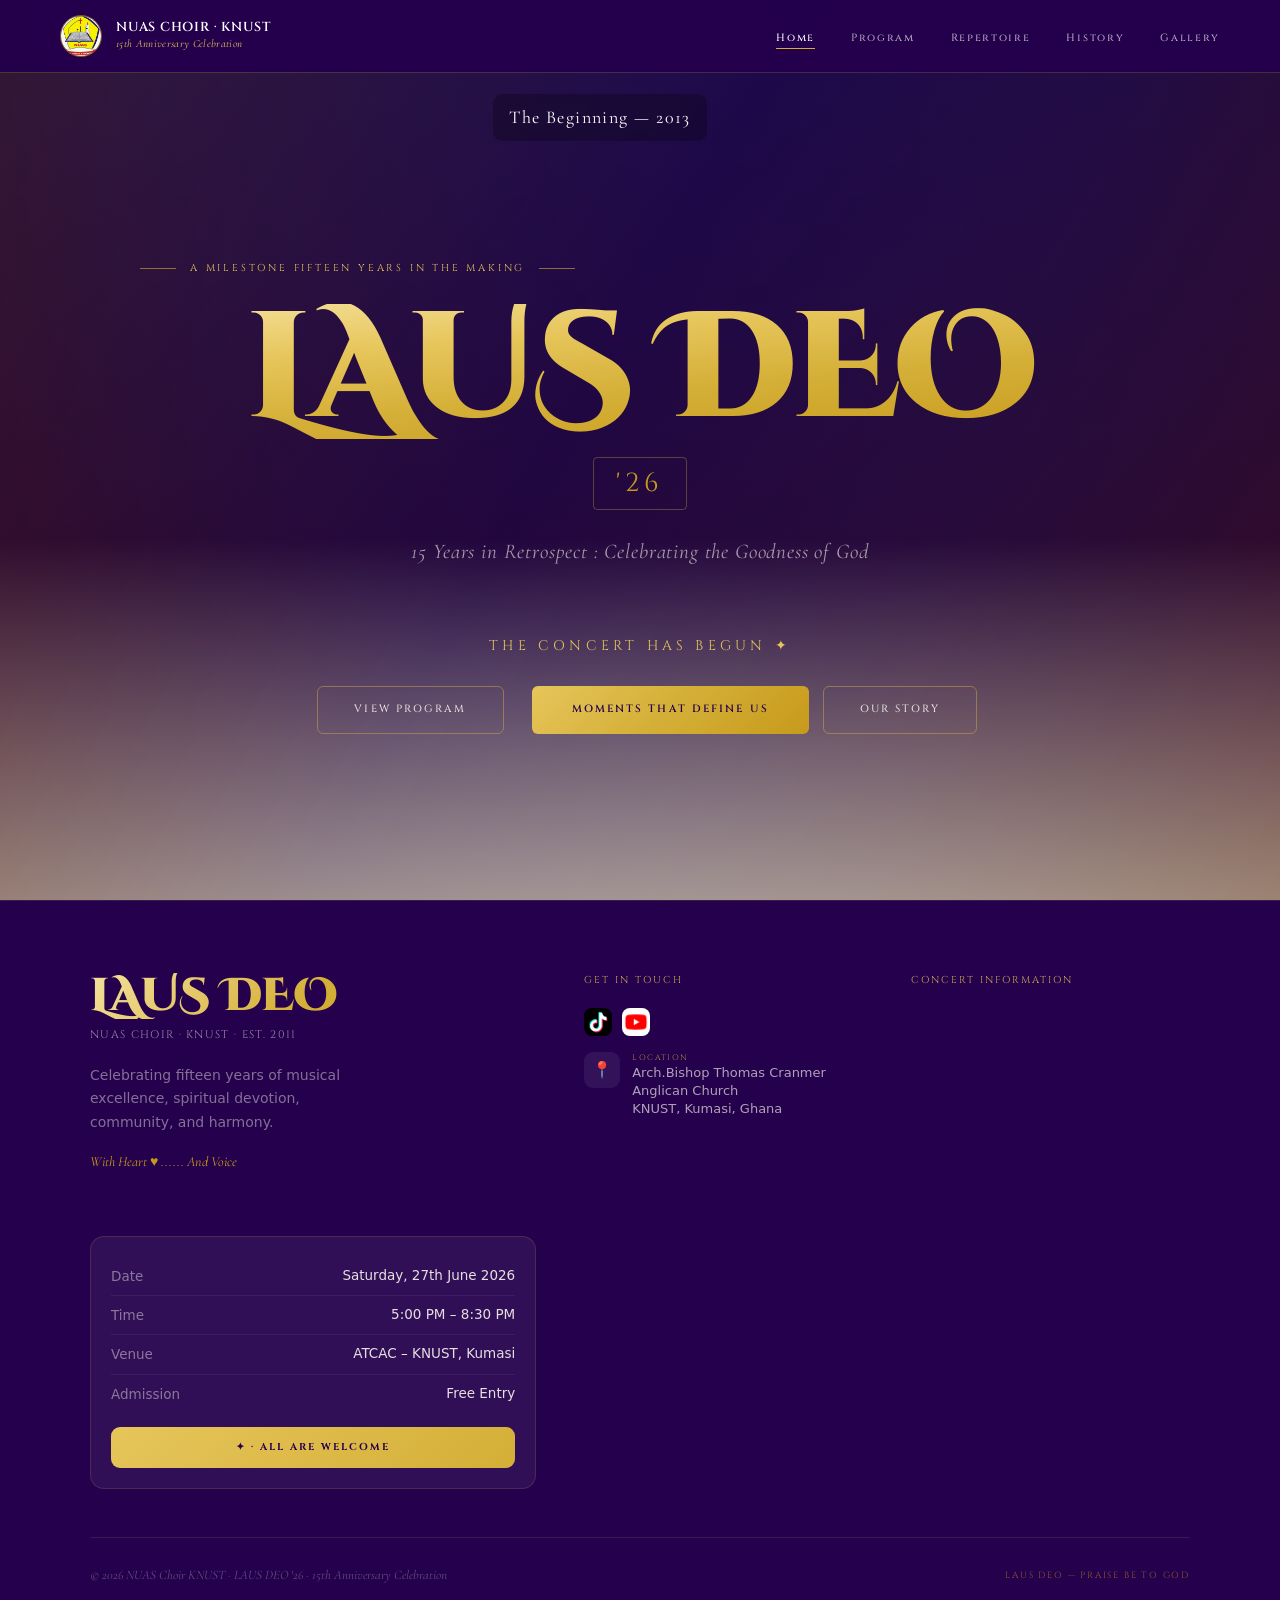
<file: index.html>
<!DOCTYPE html>
<html lang="en">
<head>
<meta charset="UTF-8">
<meta name="viewport" content="width=device-width, initial-scale=1.0, maximum-scale=5.0">
<title>LAUS DEO '26 — NUAS Choir KNUST · 15th Anniversary</title>
<link rel="icon" href="Unionlogo.png">
<link rel="stylesheet" href="lausdeo.css">
<link rel="preconnect" href="https://fonts.googleapis.com">
<link rel="preconnect" href="https://fonts.gstatic.com" crossorigin>
<link href="https://fonts.googleapis.com/css2?family=Cinzel+Decorative:wght@400;700;900&family=Cinzel:wght@400;500;600;700;900&family=Cormorant+Garamond:ital,wght@0,300;0,400;0,500;0,600;0,700;1,300;1,400;1,500;1,600&family=EB+Garamond:ital,wght@0,400;0,500;0,600;1,400;1,500&display=swap" rel="stylesheet">
<link href="https://cdn.jsdelivr.net/npm/bootstrap@5.3.8/dist/css/bootstrap.min.css" rel="stylesheet">

<style>
/* ===== HERO SLIDESHOW ===== */

#hero{
  position:relative;
  overflow:hidden;
  min-height:100vh;
}

/* slideshow container */
.hero-slideshow{
  position:absolute;
  inset:0;
  z-index:0;
  overflow:hidden;
}

/* each slide */
.hero-slide{
  position:absolute;
  inset:0;
  background-size:cover;
  background-position:center 30%;
  opacity:0;
  transform:scale(1.05);
  transition:opacity 1.8s ease-in-out, transform 6s ease;
  filter:saturate(1.05) contrast(1.1);
}

/* active slide */
.hero-slide.active{
  opacity:1;
  transform:scale(1);
}

/* overlay */
.hero-slideshow::before{
  content:"";
  position:absolute;
  inset:0;
  background:
    radial-gradient(ellipse at 50% 0%,
      rgba(10,40,90,.15) 0%,
      rgba(20,20,60,.25) 55%,
      rgba(42,4,16,.40) 100%),
    linear-gradient(180deg,
      rgba(10,25,70,.18) 0%,
      rgba(42,4,16,.25) 60%,
      rgba(242,235,217,.88) 100%);
  z-index:1;
}

.hero-slideshow::after{
  content:"";
  position:absolute;
  inset:0;
  background:linear-gradient(120deg, rgba(239,175,0,.16) 0%, transparent 45%, rgba(239,175,0,.10) 100%);
  mix-blend-mode:overlay;
  z-index:2;
}

/* ensure content is above slideshow */
#hero > *:not(.hero-slideshow){
  position:relative;
  z-index:2;
}

.hero-caption{
  position:absolute;
  bottom:120px;
  right:40px;
  z-index:3;
  color:white;
  font-family:'Cormorant Garamond',serif;
  font-size:18px;
  letter-spacing:.08em;
  background:rgba(0,0,0,.25);
  padding:10px 16px;
  border-radius:10px;
  backdrop-filter: blur(6px);
}

/* reduced motion */
@media (prefers-reduced-motion: reduce){
  .hero-slide{
    transition:none;
    transform:none;
  }
}
</style>

</head>

<body>

<!-- NAV -->
<nav id="nav">
  <a href="index.html" class="nav-brand">
    <img src="Unionlogo.png" class="nav-logo rounded-circle" style="border:1.8px solid rgba(239,175,0,0.5)">
    <div class="nav-brand-text">
      <div class="nav-brand-name">NUAS CHOIR · KNUST</div>
      <div class="nav-brand-sub">15th Anniversary Celebration</div>
    </div>
  </a>

  <button id="nav-toggle" aria-label="Open menu" aria-expanded="false">
    <span></span><span></span><span></span>
  </button>

  <ul class="nav-links" id="nav-menu">
    <li><a href="index.html">Home</a></li>
    <li><a href="program.html">Program</a></li>
    <li><a href="repertoire.html">Repertoire</a></li>
    <li><a href="history.html">History</a></li>
    <li><a href="gallery.html">Gallery</a></li>
  </ul>
</nav>

<!-- HERO -->
<section id="hero">
  <!-- SLIDESHOW -->
  <div class="hero-slideshow" aria-hidden="true">
    <div class="hero-slide active"
      style="background-image:url('https://res.cloudinary.com/doxkrnkkz/image/upload/q_auto,f_auto/v1781868533/WhatsApp_Image_2026-06-18_at_18.31.07_9_kvxbj2.jpg')">
    </div>
    <div class="hero-slide"
      style="background-image:url('https://res.cloudinary.com/doxkrnkkz/image/upload/q_auto,f_auto/v1781868534/WhatsApp_Image_2026-06-18_at_18.30.30_2_yzf28k.jpg')">
    </div>
    <div class="hero-slide"
      style="background-image:url('https://res.cloudinary.com/doxkrnkkz/image/upload/q_auto,f_auto/v1781868534/WhatsApp_Image_2026-06-18_at_18.30.30_1_tol0e2.jpg')">
    </div>
    <div class="hero-slide"
      style="background-image:url('https://res.cloudinary.com/doxkrnkkz/image/upload/q_auto,f_auto/v1781868535/WhatsApp_Image_2026-06-18_at_18.30.30_r24yfa.jpg')">
    </div>
    <div class="hero-slide"
      style="background-image:url('https://res.cloudinary.com/doxkrnkkz/image/upload/q_auto,f_auto/v1781534965/6048706841186865018_lslwac.jpg')">
    </div>
    <div class="hero-slide"
      style="background-image:url('https://res.cloudinary.com/doxkrnkkz/image/upload/q_auto,f_auto/v1780610527/IMG_6230_vpjpb6.jpg')">
    </div>
  </div>
  <!-- OPTIONAL CAPTION -->
  <div class="hero-caption" id="heroCaption"></div>
  <!-- HERO CONTENT -->
  <div style="position:relative;text-align:center;width:100%;max-width:1000px">
    <div class="hero-kicker">
      <span class="hero-kicker-line"></span>
      A MILESTONE FIFTEEN YEARS IN THE MAKING
      <span class="hero-kicker-line"></span>
    </div>
    <div class="hero-concert-name">LAUS DEO</div>
    <div class="hero-year-tag">'26</div>

    <p class="hero-sub">
      15 Years in Retrospect : Celebrating the Goodness of God
    </p>
    <div id="countdown"></div>
    <div class="hero-cta-row">
      <br>
      <a href="program.html" class="btn-outline">VIEW PROGRAM</a><br>
    <a href="gallery.html" class="btn-primary">MOMENTS THAT DEFINE US</a>  
    <a href="history.html" class="btn-outline">OUR STORY</a>
      
    </div>

  </div>

</section>

<footer>
  <div class="footer-grid">
    <div>
      <div class="footer-ld">LAUS DEO</div>
      <div class="footer-choir-name">NUAS CHOIR · KNUST · EST. 2011</div>
      <p class="footer-blurb">Celebrating fifteen years of musical excellence, spiritual devotion, community, and harmony.</p>
      <p class="footer-love">With Heart ♥ ...... And Voice</p>
    </div>
    <div>
      <div class="footer-col-title">GET IN TOUCH</div>

<div class="footer-ci">
  <div style="display:flex; gap:10px; align-items:center;">
    <a href="https://www.tiktok.com/@melodiousnuaschoi" target="_blank" rel="noopener noreferrer">
      <img src="tiktok.png" style="width:28px; height:28px; object-fit:contain; border-radius:8px; transition:opacity 0.2s;" onmouseover="this.style.opacity='0.75'" onmouseout="this.style.opacity='1'">
    </a>
    <a href="https://www.youtube.com/@melodiousnuaschoirknust4980" target="_blank" rel="noopener noreferrer">
      <img src="youtube.png" style="width:28px; height:28px; object-fit:contain; border-radius:8px; transition:opacity 0.2s;" onmouseover="this.style.opacity='0.75'" onmouseout="this.style.opacity='1'">
    </a>
  </div>
</div>

<div class="footer-ci" style="margin-top:12px;">
  <div class="fci-icon">📍</div>
  <div>
    <div class="fci-lbl">LOCATION</div>
    <div class="fci-val">Arch.Bishop Thomas Cranmer Anglican Church<br>KNUST, Kumasi, Ghana</div>
  </div>
</div>
</div>

      <div class="footer-col-title">CONCERT INFORMATION</div>
      <div class="info-box">
        <div class="ir"><span class="k">Date</span><span class="v">Saturday, 27th June 2026</span></div>
        <div class="ir"><span class="k">Time</span><span class="v">5:00 PM – 8:30 PM</span></div>
        <div class="ir"><span class="k">Venue</span><span class="v">ATCAC – KNUST, Kumasi</span></div>
        <div class="ir"><span class="k">Admission</span><span class="v">Free Entry</span></div>
        <a href="index.html" class="admission-btn">✦ · ALL ARE WELCOME</a>
      </div>
    </div>
  </div>
  <div class="footer-bottom">
    <p class="footer-copy">© 2026 NUAS Choir KNUST · LAUS DEO '26 · 15th Anniversary Celebration</p>
    <p class="footer-latin">LAUS DEO — PRAISE BE TO GOD</p>
  </div>
</footer>

<script>
    document.addEventListener("DOMContentLoaded", () => {

/* ================= NAV ================= */
const navToggle = document.getElementById('nav-toggle');
const navMenu   = document.getElementById('nav-menu');
const navEl     = document.getElementById('nav');

if (navToggle && navMenu && navEl) {
  navToggle.addEventListener('click', () => {
    const isOpen = navEl.classList.toggle('open');
    navToggle.setAttribute('aria-expanded', isOpen);
  });

  navMenu.querySelectorAll('a').forEach(link => {
    link.addEventListener('click', () => {
      navEl.classList.remove('open');
      navToggle.setAttribute('aria-expanded', 'false');
    });
  });

  const page = location.pathname.split('/').pop() || 'index.html';
  navMenu.querySelectorAll('a').forEach(a => {
    if (a.getAttribute('href') === page) a.classList.add('active');
  });
}


/* =============== SLIDESHOW =============== */
const slides = document.querySelectorAll('.hero-slide');
const captionBox = document.getElementById("heroCaption");

const captions = [
  "The Beginning — 2013",
  "Growing in Grace",
  "Voices United in Worship",
  "Laus Deo Journey",
  "Laus Deo '24 Memories",
  "Preparing for '26 Celebration"
];

let current = 0;

function showSlide(i){
  slides.forEach(s => s.classList.remove('active'));
  if (slides[i]) slides[i].classList.add('active');

  if (captionBox) {
    captionBox.textContent = captions[i] || "";
  }
}

function nextSlide(){
  current = (current + 1) % slides.length;
  showSlide(current);
}

if (slides.length > 0) {
  showSlide(0);
  setInterval(nextSlide, 6000);
}


/* =============== COUNTDOWN =============== */
const countdownEl = document.getElementById('countdown');
const eventDate = new Date("June 27, 2026 17:00:00").getTime();

function tick(){
  if (!countdownEl) return;

  const now = Date.now();
  const d = eventDate - now;

  if (d < 0) {
    countdownEl.innerHTML =
      `<div style="font-family:Cinzel,serif;font-size:14px;letter-spacing:.3em;color:var(--gold3);padding:20px 0">
        THE CONCERT HAS BEGUN ✦
      </div>`;
    return;
  }

  const days  = Math.floor(d / 86400000);
  const hours = Math.floor((d % 86400000) / 3600000);
  const mins  = Math.floor((d % 3600000) / 60000);
  const secs  = Math.floor((d % 60000) / 1000);

  countdownEl.innerHTML = `
    <div class="countdown-wrap">
      <span class="countdown-label">COUNTDOWN TO LAUS DEO '26</span>
      <div class="countdown-row">
        <div class="countdown-box"><span class="countdown-num">${days}</span><span class="countdown-unit">DAYS</span></div>
        <div class="countdown-box"><span class="countdown-num">${hours}</span><span class="countdown-unit">HOURS</span></div>
        <div class="countdown-box"><span class="countdown-num">${mins}</span><span class="countdown-unit">MINS</span></div>
        <div class="countdown-box"><span class="countdown-num">${secs}</span><span class="countdown-unit">SECS</span></div>
      </div>
    </div>
  `;
}

tick();
setInterval(tick, 1000);

});
</script>

<script src="https://cdn.jsdelivr.net/npm/bootstrap@5.3.8/dist/js/bootstrap.bundle.min.js"></script>

</body>
</html>
</file>
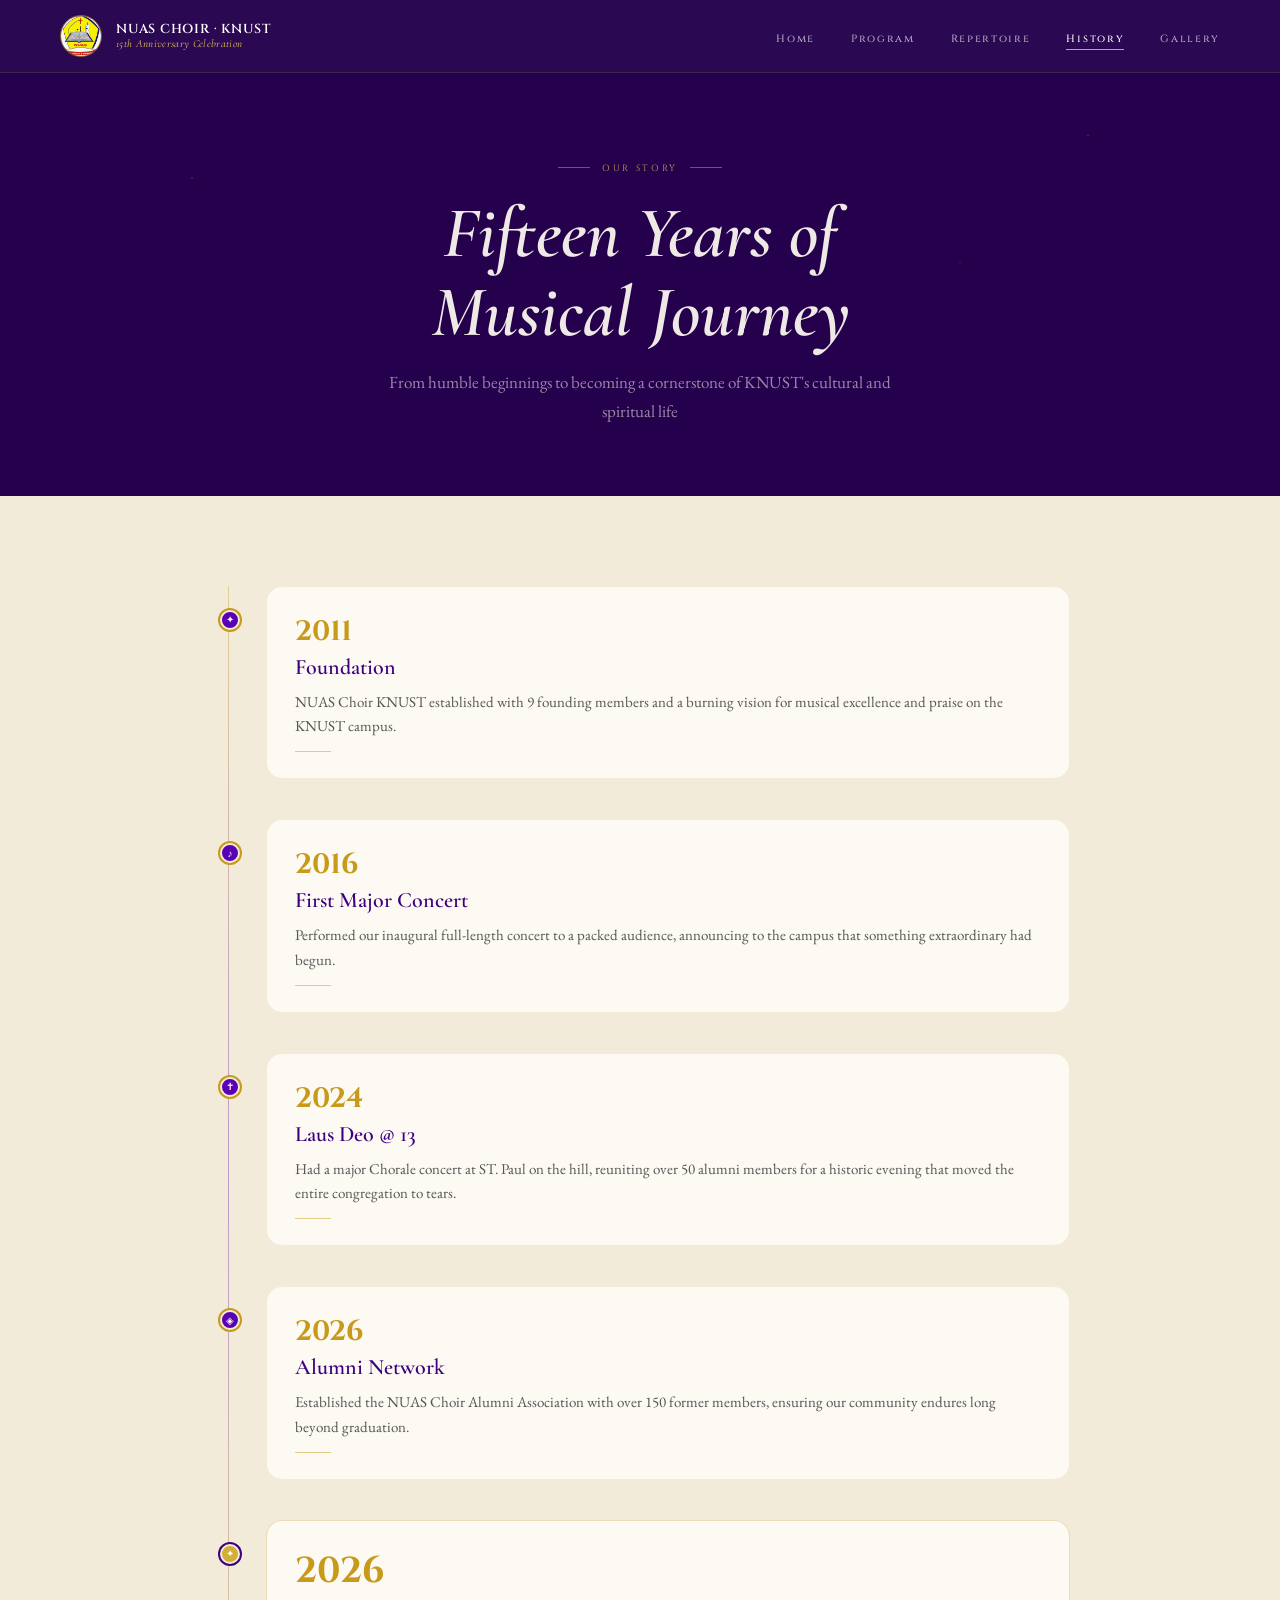
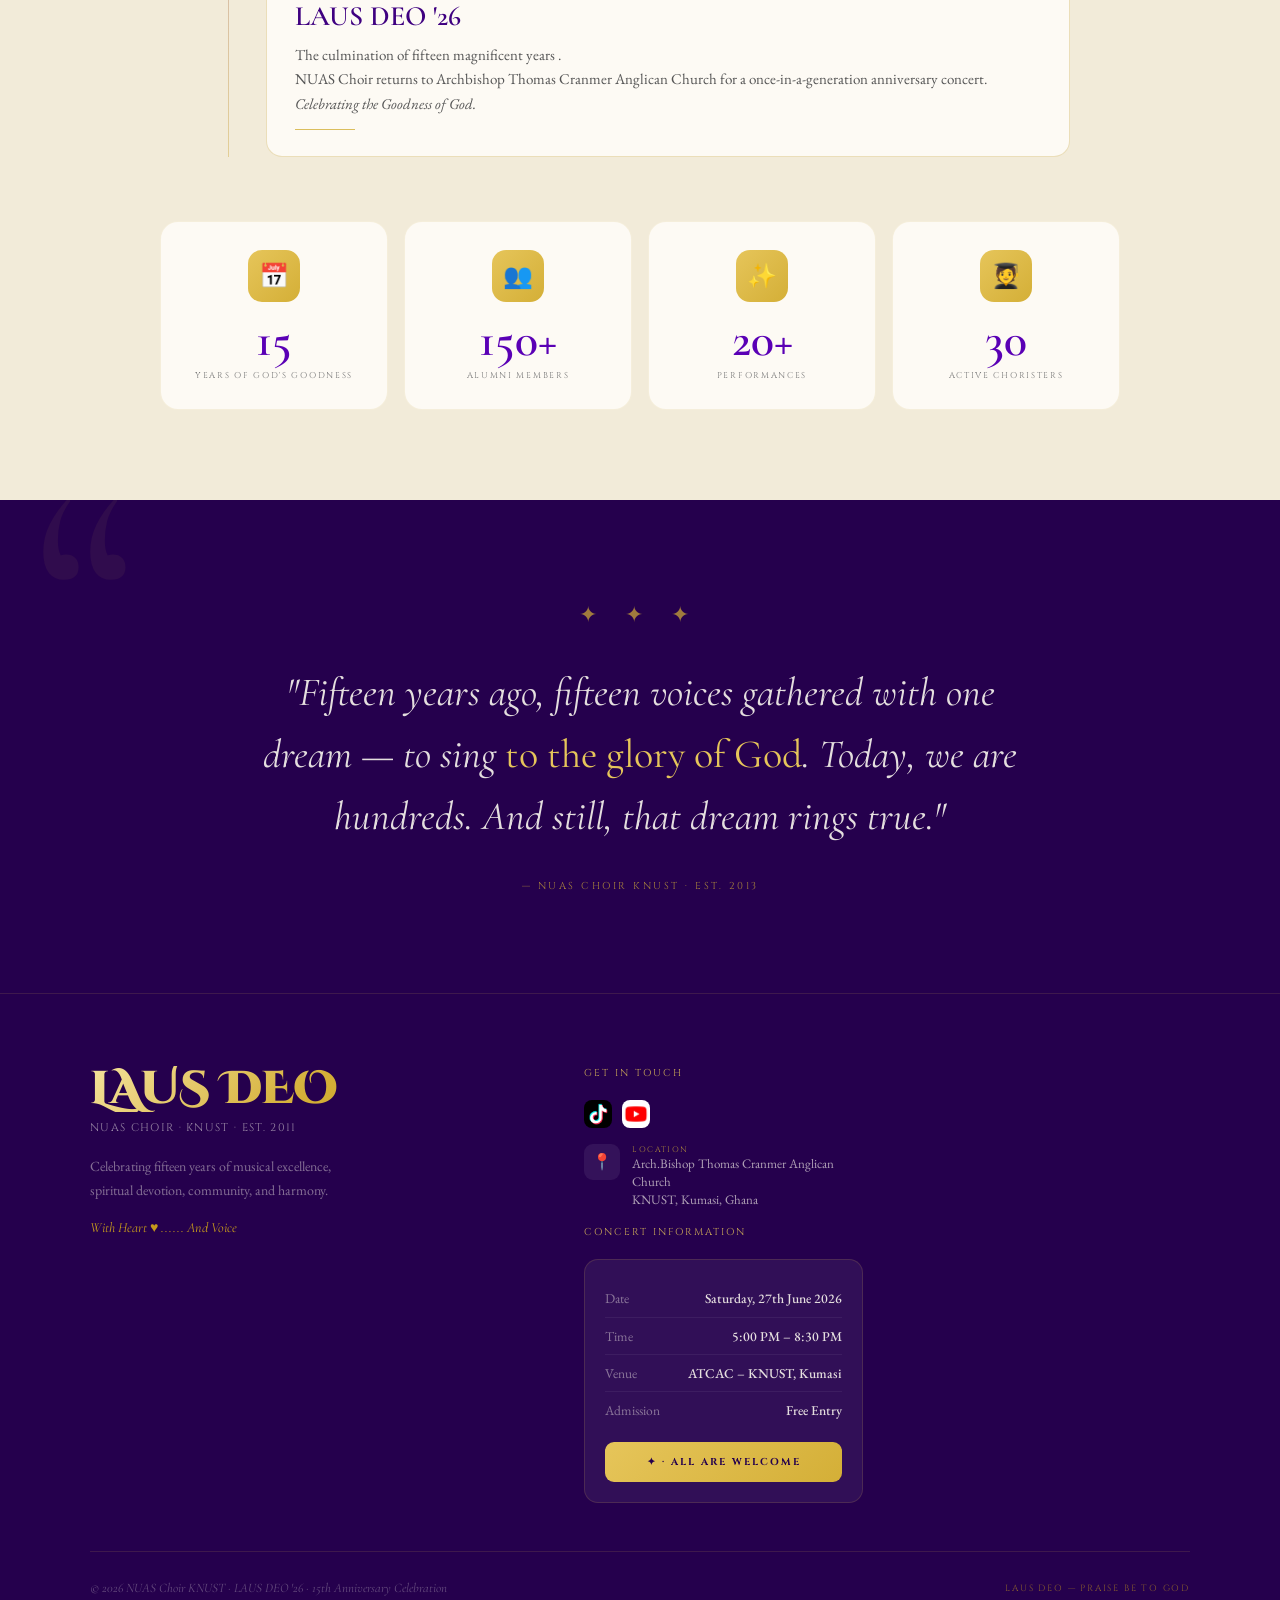
<file: history.html>
<!DOCTYPE html>
<html lang="en">
<head>
<meta charset="UTF-8">
<meta name="viewport" content="width=device-width, initial-scale=1.0, maximum-scale=5.0">
<title>Our History — LAUS DEO '26</title>
<link rel="icon" href="Unionlogo.png">
<link rel="stylesheet" href="lausdeo.css">
<link rel="preconnect" href="https://fonts.googleapis.com">
<link rel="preconnect" href="https://fonts.gstatic.com" crossorigin>
<link href="https://fonts.googleapis.com/css2?family=Cinzel+Decorative:wght@400;700;900&family=Cinzel:wght@400;500;600;700;900&family=Cormorant+Garamond:ital,wght@0,300;0,400;0,500;0,600;0,700;1,300;1,400;1,500;1,600&family=EB+Garamond:ital,wght@0,400;0,500;0,600;1,400;1,500&display=swap" rel="stylesheet">
</head>
<body class="page-body">

<nav id="nav">
  <a href="index.html" class="nav-brand">
    <img src="Unionlogo.png" alt="NUAS Choir Logo" class="nav-logo" style="border:1.8px solid rgba(239,175,0,0.5);border-radius:50%">
    <div class="nav-brand-text">
      <div class="nav-brand-name">NUAS CHOIR · KNUST</div>
      <div class="nav-brand-sub">15th Anniversary Celebration</div>
    </div>
  </a>
  <button id="nav-toggle" aria-label="Open menu" aria-expanded="false">
    <span></span><span></span><span></span>
  </button>
  <ul class="nav-links" id="nav-menu">
    <li><a href="index.html">Home</a></li>
    <li><a href="program.html">Program</a></li>
    <li><a href="repertoire.html">Repertoire</a></li>
    <li><a href="history.html">History</a></li>
    <li><a href="gallery.html">Gallery</a></li>
  </ul>
</nav>

<div class="page-hero">
  <div class="page-hero-inner">
    <div class="page-hero-pill"><span></span>OUR STORY<span></span></div>
    <h1 class="page-hero-title">Fifteen Years of<br>Musical Journey</h1>
    <p class="page-hero-sub">From humble beginnings to becoming a cornerstone of KNUST's cultural and spiritual life</p>
  </div>
</div>

<section class="section" style="background:var(--cream2)">
  <div class="section-inner">
    <div class="timeline-wrap">
      <div class="timeline-track">

        <div class="tl-item reveal">
          <div class="tl-dot">✦</div>
          <div class="tl-card">
            <div class="tl-year">2011</div>
            <div class="tl-event">Foundation</div>
            <div class="tl-desc">NUAS Choir KNUST established with 9 founding members and a burning vision for musical excellence and praise on the KNUST campus.</div>
            <div class="tl-rule"></div>
          </div>
        </div>

        <div class="tl-item reveal reveal-delay-1">
          <div class="tl-dot">♪</div>
          <div class="tl-card">
            <div class="tl-year">2016</div>
            <div class="tl-event">First Major Concert</div>
            <div class="tl-desc">Performed our inaugural full-length concert to a packed audience, announcing to the campus that something extraordinary had begun.</div>
            <div class="tl-rule"></div>
          </div>
        </div>


        <div class="tl-item reveal">
          <div class="tl-dot">✝</div>
          <div class="tl-card">
            <div class="tl-year">2024</div>
            <div class="tl-event">Laus Deo @ 13</div>
            <div class="tl-desc">Had a major Chorale concert  at ST. Paul on the hill, reuniting over 50 alumni members for a historic evening that moved the entire congregation to tears.</div>
            <div class="tl-rule"></div>
          </div>
        </div>

        <div class="tl-item reveal reveal-delay-1">
          <div class="tl-dot">◈</div>
          <div class="tl-card">
            <div class="tl-year">2026</div>
            <div class="tl-event">Alumni Network</div>
            <div class="tl-desc">Established the NUAS Choir Alumni Association with over 150 former members, ensuring our community endures long beyond graduation.</div>
            <div class="tl-rule"></div>
          </div>
        </div>

        <div class="tl-item reveal reveal-delay-2">
          <div class="tl-dot" style="background:var(--gold);box-shadow:0 0 0 2px var(--crimson2)">✦</div>
          <div class="tl-card" style="border-color:rgba(201,168,76,.35)">
            <div class="tl-year" style="font-size:36px">2026</div>
            <div class="tl-event" style="font-size:28px">LAUS DEO '26</div>
            <div class="tl-desc">The culmination of fifteen magnificent years .<p> NUAS Choir returns to Archbishop Thomas Cranmer Anglican Church for a once-in-a-generation anniversary concert.</p> <em>Celebrating the Goodness of God.</em></div>
            <div class="tl-rule" style="background:var(--gold);width:60px;opacity:.8"></div>
          </div>
        </div>

      </div>
    </div>

    <div class="stats-band">
      <div class="stat-box reveal">
        <div class="stat-ico">📅</div>
        <div class="stat-num">15</div>
        <div class="stat-lbl">YEARS OF GOD'S GOODNESS</div>
      </div>
      <div class="stat-box reveal reveal-delay-1">
        <div class="stat-ico">👥</div>
        <div class="stat-num">150+</div>
        <div class="stat-lbl">ALUMNI MEMBERS</div>
      </div>
      <div class="stat-box reveal reveal-delay-2">
        <div class="stat-ico">✨</div>
        <div class="stat-num">20+</div>
        <div class="stat-lbl">PERFORMANCES</div>
      </div>
      <div class="stat-box reveal reveal-delay-3">
        <div class="stat-ico">🧑‍🎓</div>
        <div class="stat-num">30</div>
        <div class="stat-lbl">ACTIVE CHORISTERS</div>
      </div>
    </div>
  </div>
</section>

<div class="quote-section">
  <div class="quote-inner reveal">
    <div class="quote-ornament">✦ ✦ ✦</div>
    <p class="quote-text">
      "Fifteen years ago, fifteen voices gathered with one dream — to sing <em>to the glory of God</em>. Today, we are hundreds. And still, that dream rings true."
    </p>
    <div class="quote-attr">— NUAS CHOIR KNUST · EST. 2013</div>
  </div>
</div>

<footer>
  <div class="footer-grid">
    <div>
      <div class="footer-ld">LAUS DEO</div>
      <div class="footer-choir-name">NUAS CHOIR · KNUST · EST. 2011</div>
      <p class="footer-blurb">Celebrating fifteen years of musical excellence, spiritual devotion, community, and harmony.</p>
      <p class="footer-love">With Heart ♥ ...... And Voice</p>
    </div>
    <div>
      <div class="footer-col-title">GET IN TOUCH</div>

<div class="footer-ci">
  <div style="display:flex; gap:10px; align-items:center;">
    <a href="https://www.tiktok.com/@melodiousnuaschoi" target="_blank" rel="noopener noreferrer">
      <img src="tiktok.png" style="width:28px; height:28px; object-fit:contain; border-radius:8px; transition:opacity 0.2s;" onmouseover="this.style.opacity='0.75'" onmouseout="this.style.opacity='1'">
    </a>
    <a href="https://www.youtube.com/@melodiousnuaschoirknust4980" target="_blank" rel="noopener noreferrer">
      <img src="youtube.png" style="width:28px; height:28px; object-fit:contain; border-radius:8px; transition:opacity 0.2s;" onmouseover="this.style.opacity='0.75'" onmouseout="this.style.opacity='1'">
    </a>
  </div>
</div>

<div class="footer-ci" style="margin-top:12px;">
  <div class="fci-icon">📍</div>
  <div>
    <div class="fci-lbl">LOCATION</div>
    <div class="fci-val">Arch.Bishop Thomas Cranmer Anglican Church<br>KNUST, Kumasi, Ghana</div>
  </div>
</div>

      <div class="footer-col-title">CONCERT INFORMATION</div>
      <div class="info-box">
        <div class="ir"><span class="k">Date</span><span class="v">Saturday, 27th June 2026</span></div>
        <div class="ir"><span class="k">Time</span><span class="v">5:00 PM – 8:30 PM</span></div>
        <div class="ir"><span class="k">Venue</span><span class="v">ATCAC – KNUST, Kumasi</span></div>
        <div class="ir"><span class="k">Admission</span><span class="v">Free Entry</span></div>
        <a href="index.html" class="admission-btn">✦ · ALL ARE WELCOME</a>
      </div>
    </div>
  </div>
  <div class="footer-bottom">
    <p class="footer-copy">© 2026 NUAS Choir KNUST · LAUS DEO '26 · 15th Anniversary Celebration</p>
    <p class="footer-latin">LAUS DEO — PRAISE BE TO GOD</p>
  </div>
</footer>

<script>
const navToggle=document.getElementById('nav-toggle'),navMenu=document.getElementById('nav-menu'),navEl=document.getElementById('nav');
navToggle.addEventListener('click',()=>{const o=navEl.classList.toggle('open');navToggle.setAttribute('aria-expanded',o);});
navMenu.querySelectorAll('a').forEach(l=>l.addEventListener('click',()=>{navEl.classList.remove('open');navToggle.setAttribute('aria-expanded','false');}));
const page=location.pathname.split('/').pop()||'index.html';
navMenu.querySelectorAll('a').forEach(a=>{if(a.getAttribute('href')===page)a.classList.add('active');});
const obs=new IntersectionObserver(es=>es.forEach(e=>{if(e.isIntersecting)e.target.classList.add('visible');}),{threshold:.12});
document.querySelectorAll('.reveal').forEach(el=>obs.observe(el));
</script>
</body>
</html>
</file>
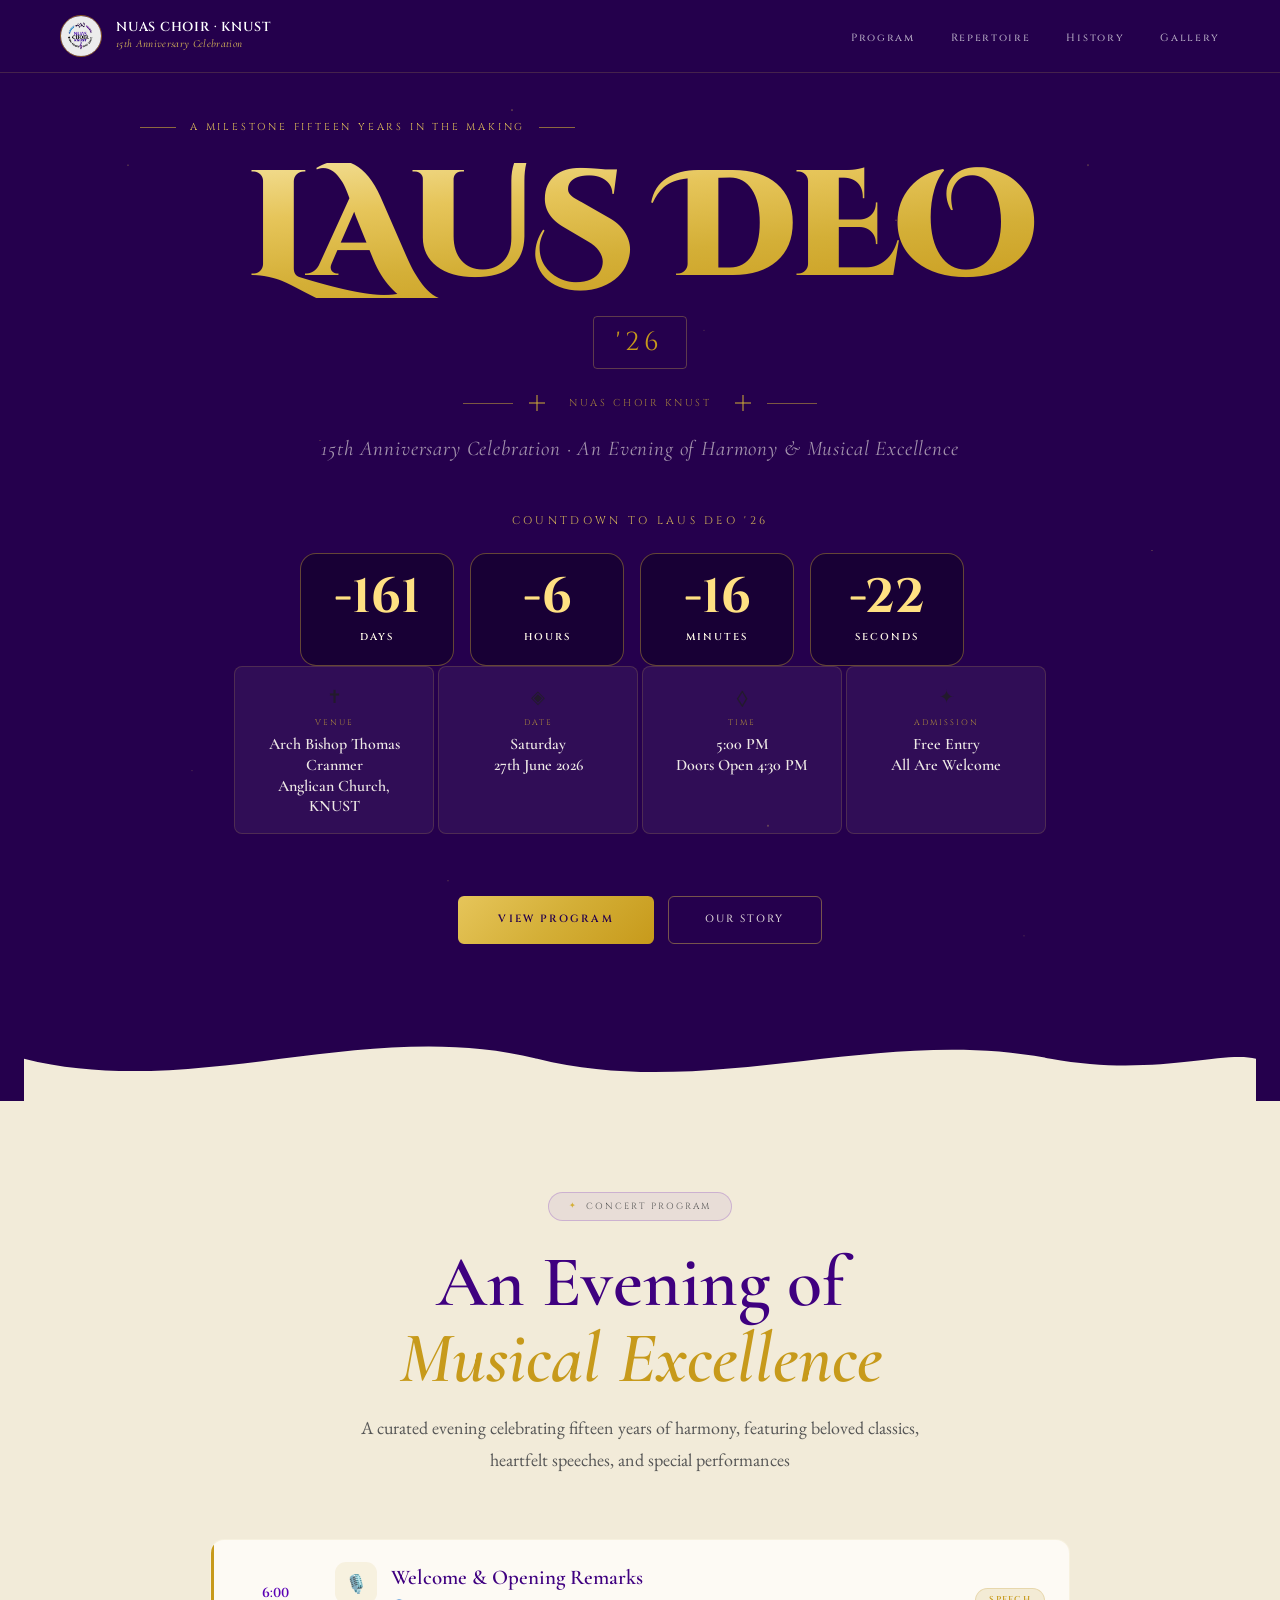
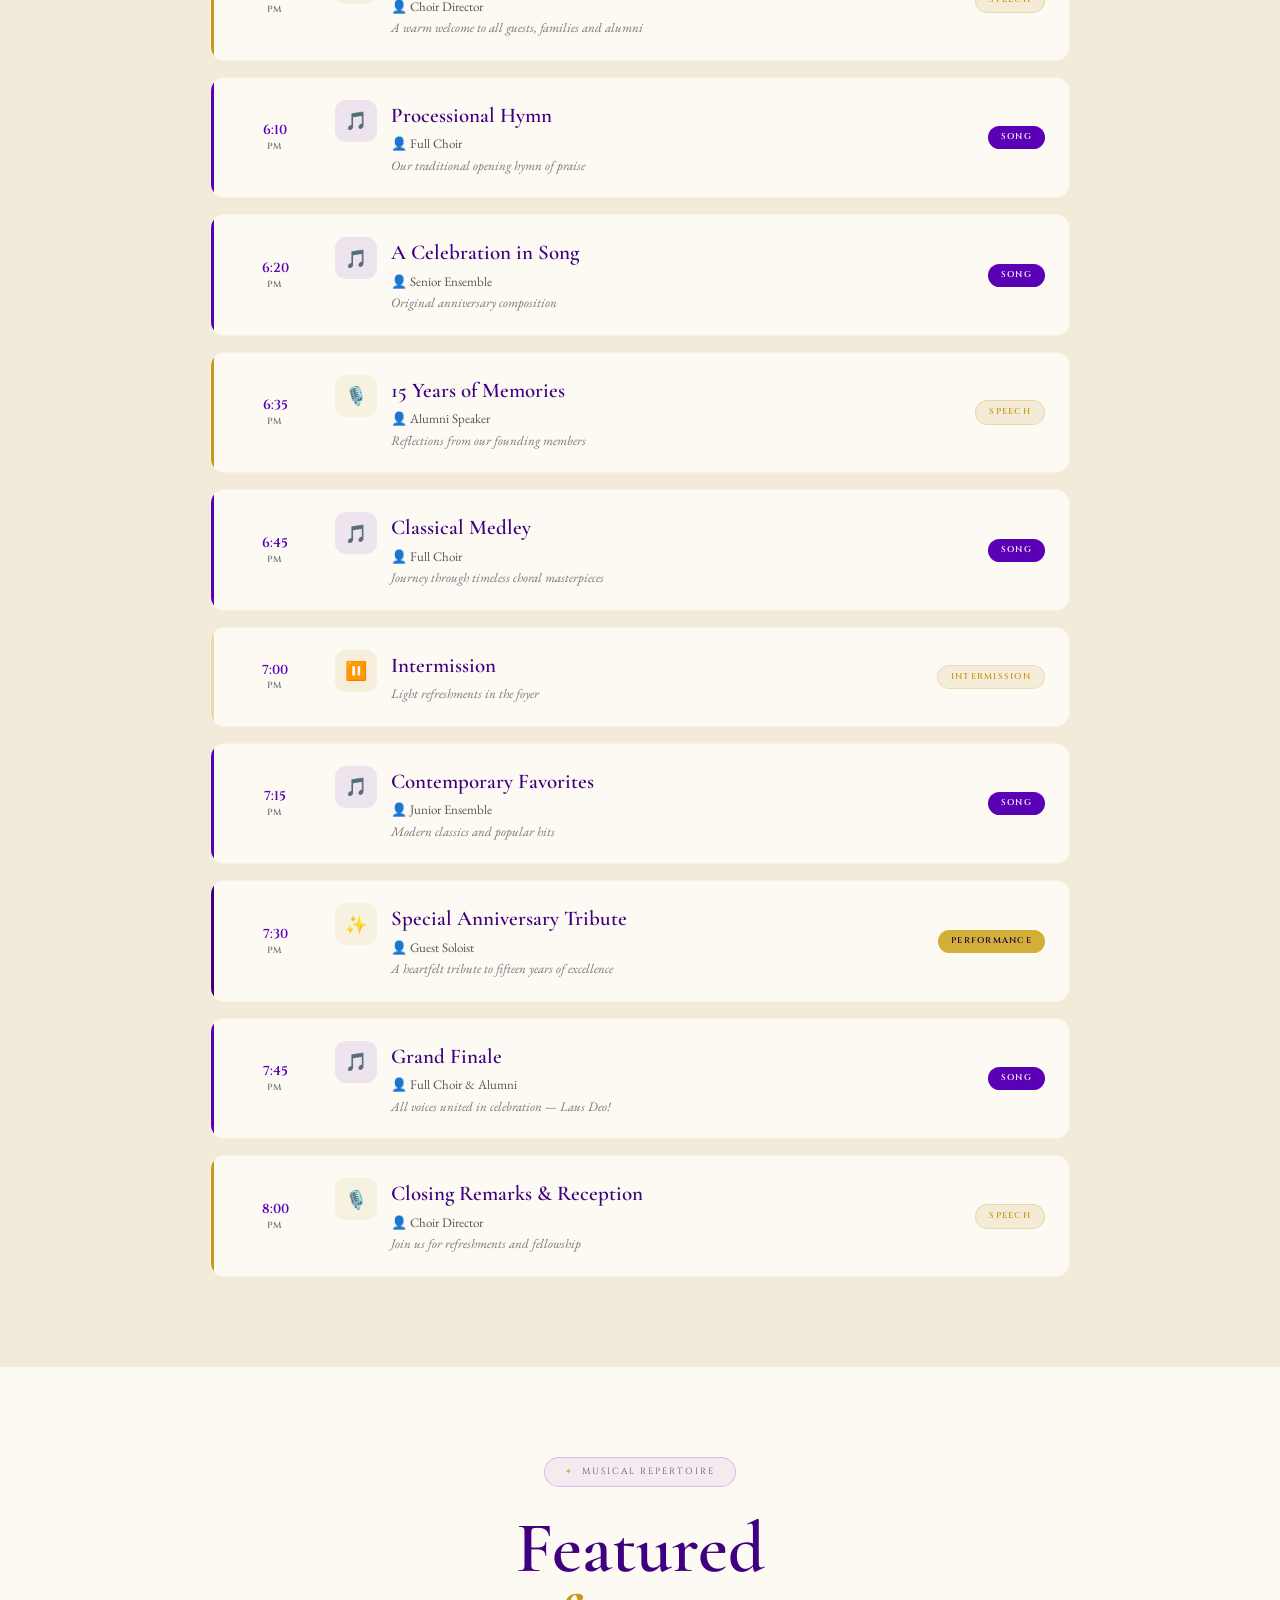
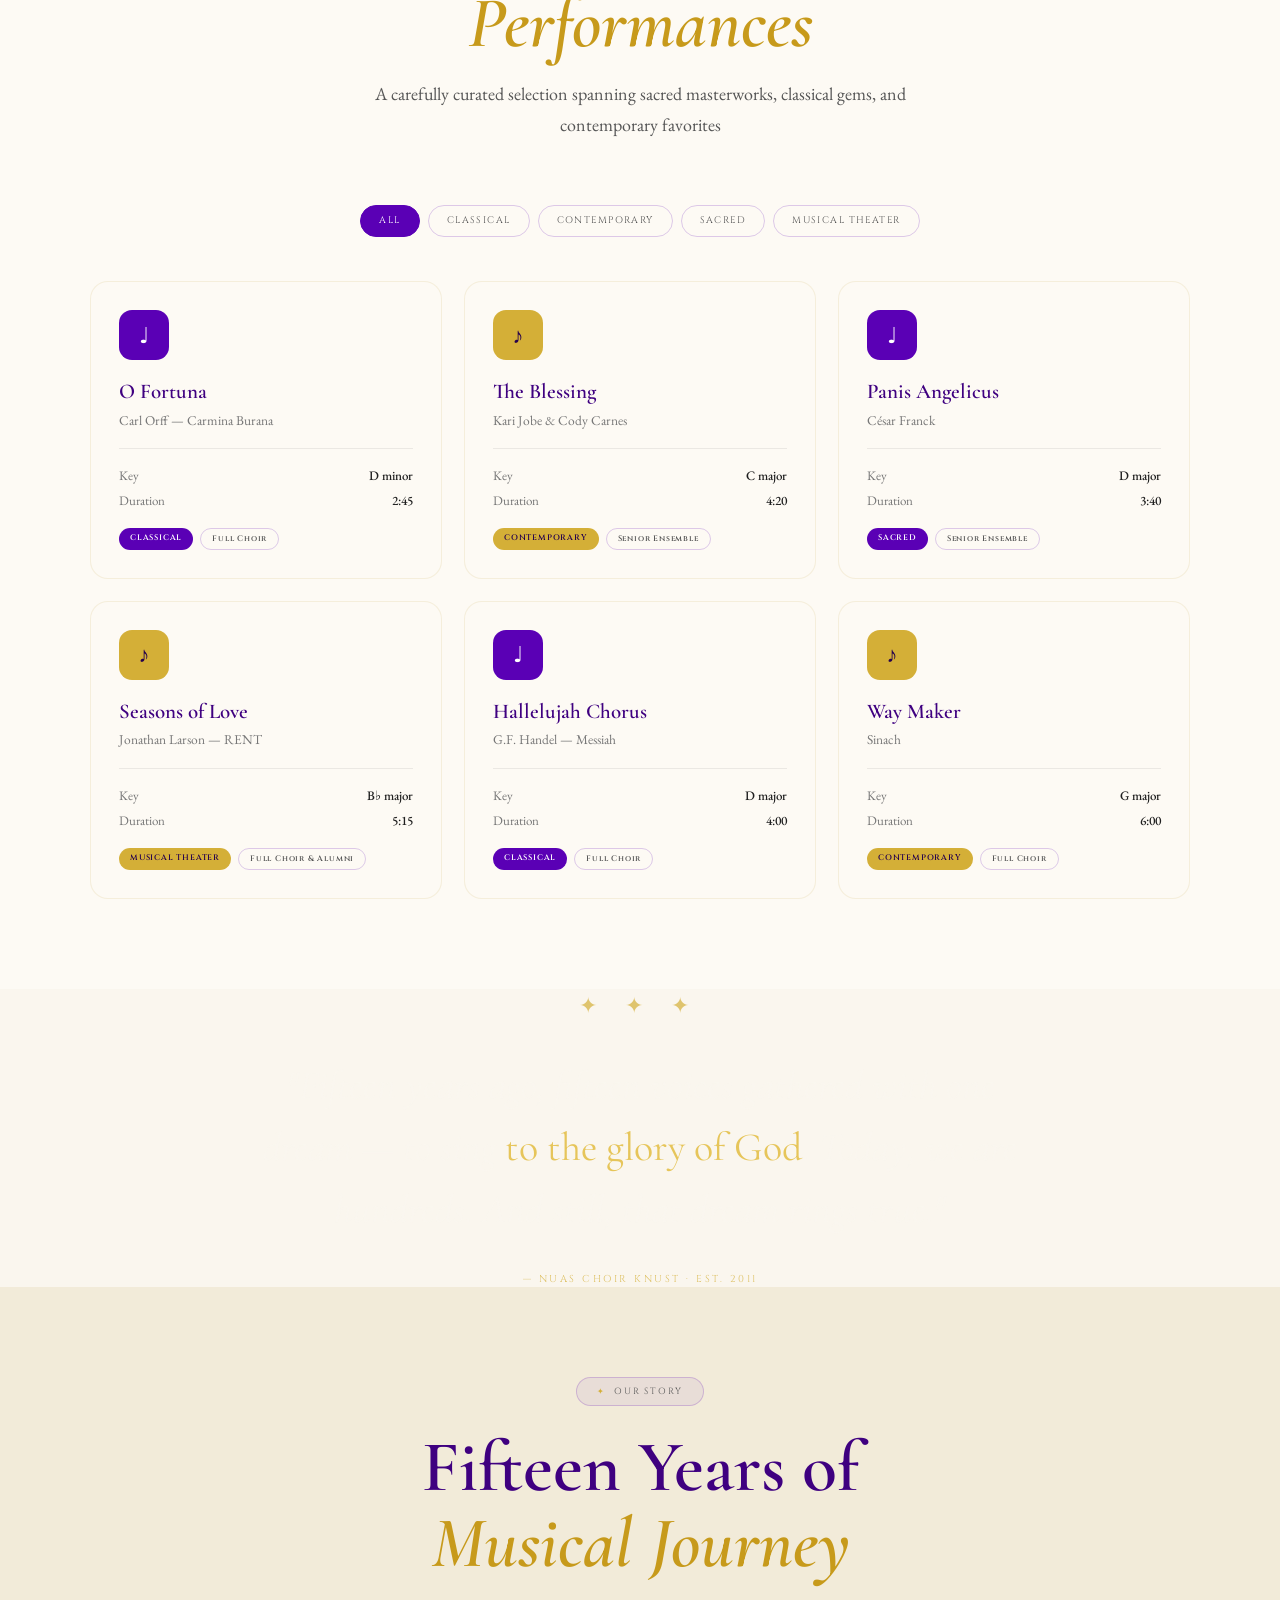
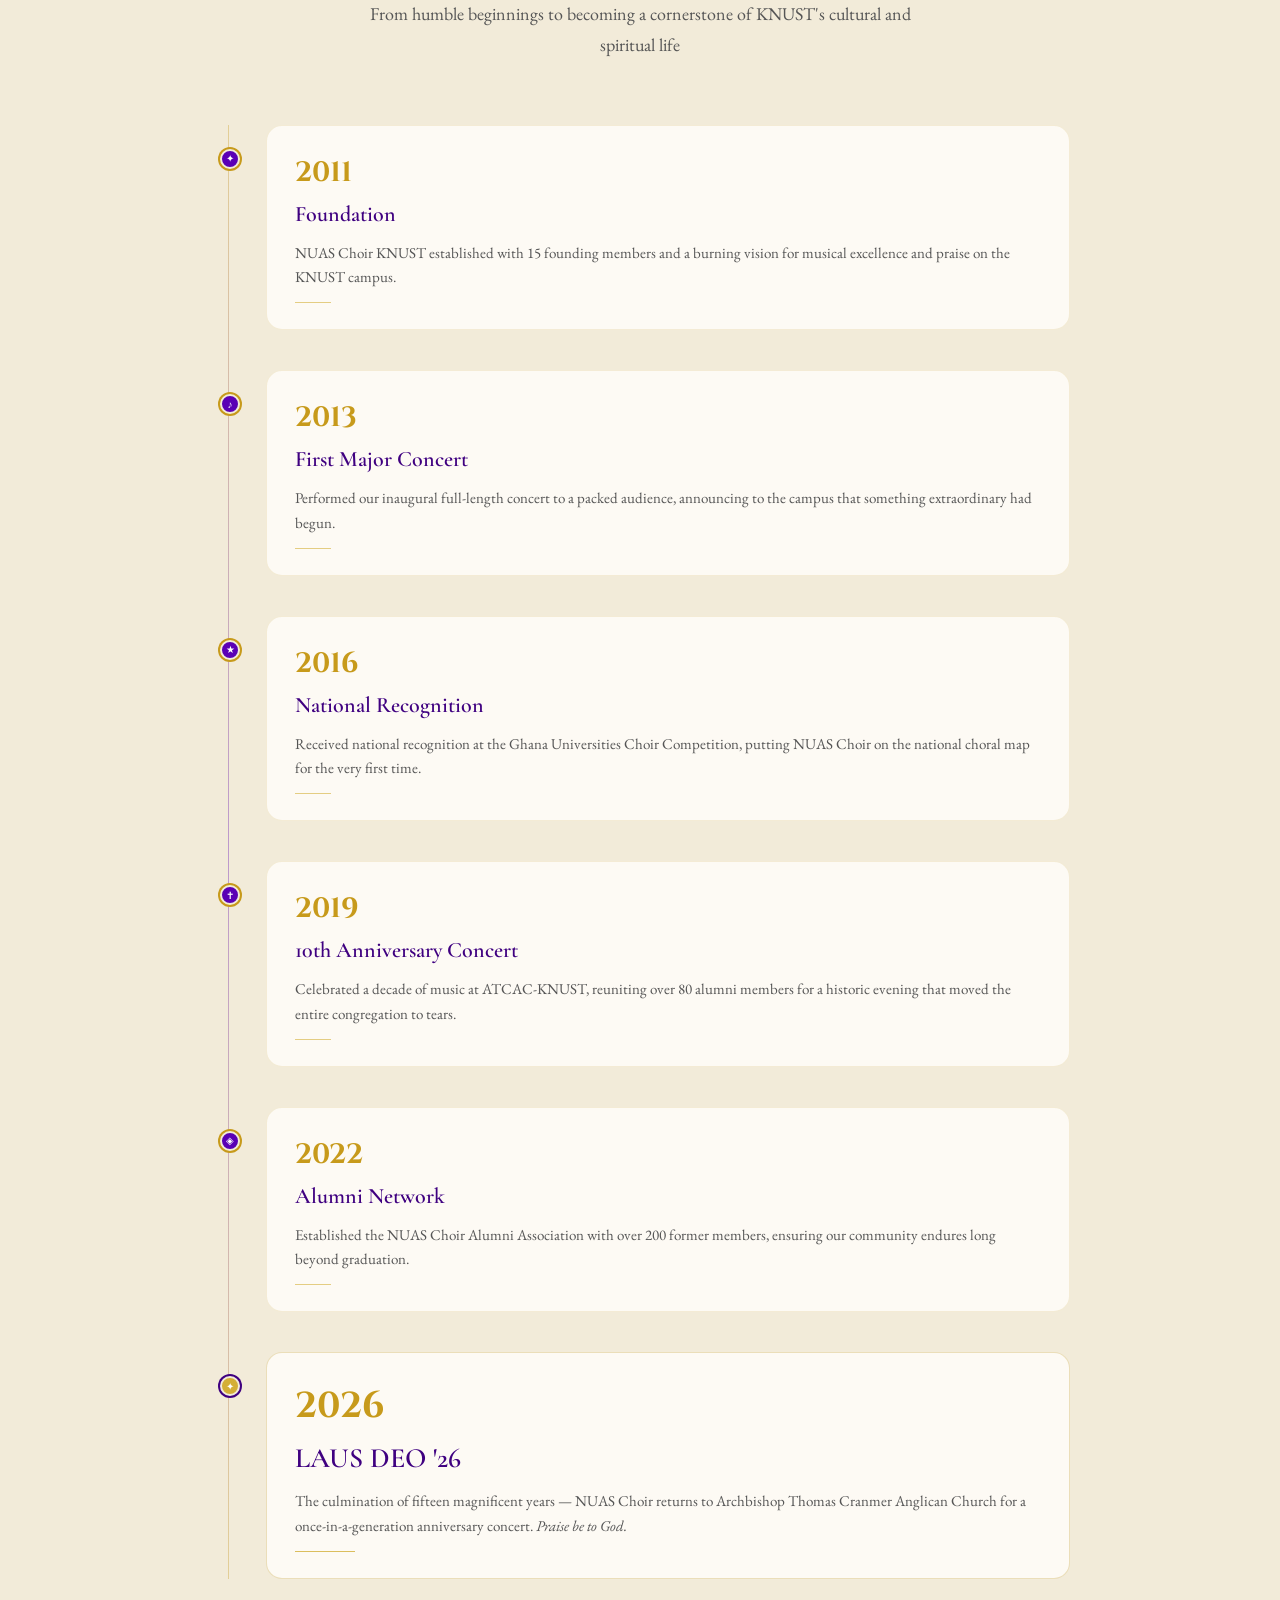
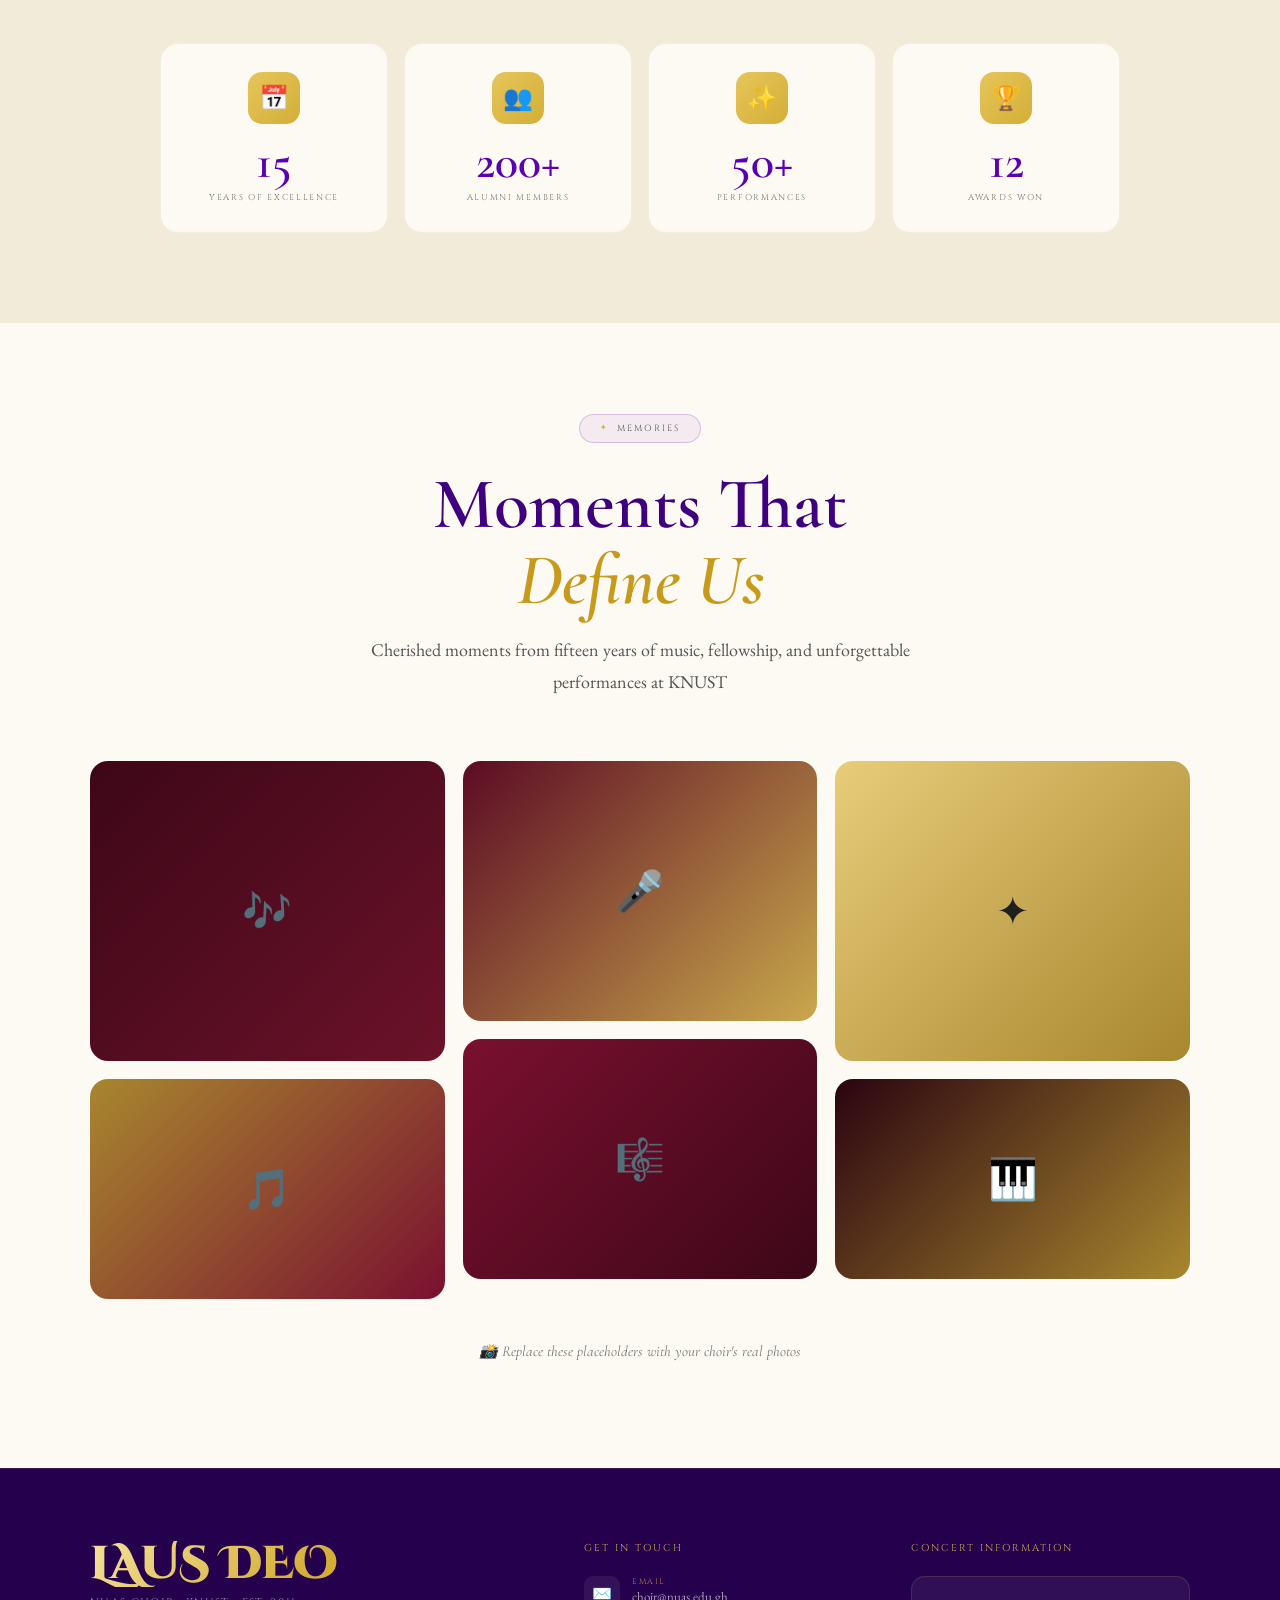
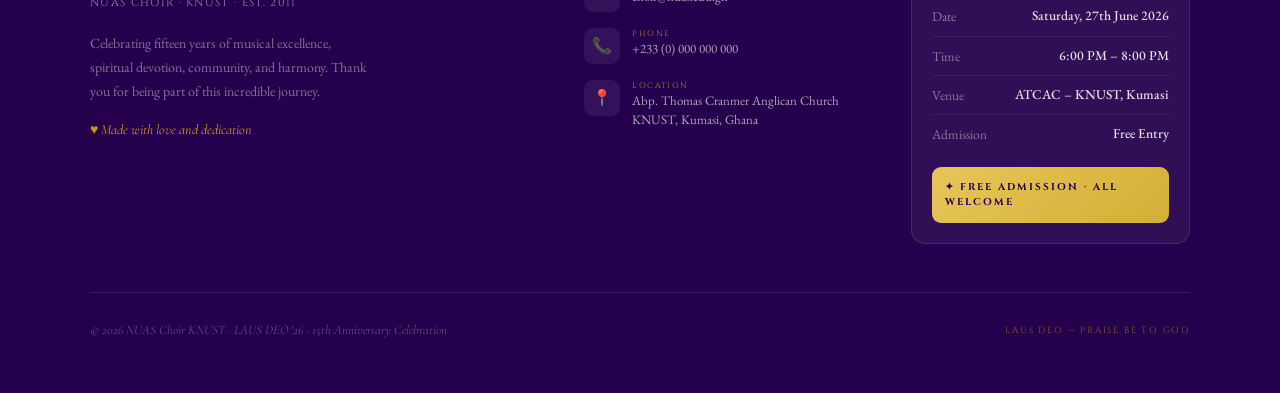
<file: lausdeo.html>
<!DOCTYPE html>
<html lang="en">
<head>
<meta charset="UTF-8">
<meta name="viewport" content="width=device-width, initial-scale=1.0">
<title>LAUS DEO '26 — NUAS Choir KNUST · 15th Anniversary</title>
<link href="https://cdn.jsdelivr.net/npm/bootstrap@5.3.8/dist/css/bootstrap.min.css" rel="stylesheet">
<link rel="icon" href="NuasChoirLogo.png">
<link rel="stylesheet" href="lausdeo.css">
<link rel="preconnect" href="https://fonts.googleapis.com">
<link rel="preconnect" href="https://fonts.gstatic.com" crossorigin>
<link href="https://fonts.googleapis.com/css2?family=Cinzel+Decorative:wght@400;700;900&family=Cinzel:wght@400;500;600;700;900&family=Cormorant+Garamond:ital,wght@0,300;0,400;0,500;0,600;0,700;1,300;1,400;1,500;1,600&family=EB+Garamond:ital,wght@0,400;0,500;0,600;1,400;1,500&display=swap" rel="stylesheet">
</head>
<body>

<!-- NAV -->
<nav id="nav">
  <a href="#hero" class="nav-brand">
    <img src="NuasChoirLogo.png" alt="NUAS Choir Logo" class="nav-logo rounded-circle" style="border: 1.8px solid rgba(239, 175, 0, 0.5);">
    <div class="nav-brand-text">
      <div class="nav-brand-name">NUAS CHOIR · KNUST</div>
      <div class="nav-brand-sub">15th Anniversary Celebration</div>
    </div>
  </a>

  <button id="nav-toggle" aria-label="Open menu" aria-expanded="false">
    <span></span>
    <span></span>
    <span></span>
  </button>

  <ul class="nav-links" id="nav-menu">
    <li><a href="#program">Program</a></li>
    <li><a href="#songs">Repertoire</a></li>
    <li><a href="#history">History</a></li>
    <li><a href="#gallery">Gallery</a></li>
  </ul>
</nav>
<!-- HERO -->
<section id="hero">
  <div class="hero-stars"></div>
  <div class="hero-glow"></div>
  <div class="hero-noise"></div>

  <div style="position:relative;text-align:center;width:100%;max-width:1000px">
    <div class="hero-kicker">
      <span class="hero-kicker-line"></span>
      A MILESTONE FIFTEEN YEARS IN THE MAKING
      <span class="hero-kicker-line"></span>
    </div>

    <div class="hero-concert-name">LAUS DEO</div>
    <div class="hero-year-tag">'26</div>

    <div class="hero-title-divider">
      <div class="hdiv-line"></div>
      <div class="hdiv-cross"></div>
      <div style="font-family:'Cinzel',serif;font-size:10px;letter-spacing:.25em;color:var(--gold);opacity:.7;padding:0 8px">NUAS CHOIR KNUST</div>
      <div class="hdiv-cross"></div>
      <div class="hdiv-line"></div>
    </div>

    <p class="hero-sub">15th Anniversary Celebration · An Evening of Harmony &amp; Musical Excellence</p>
    <div id="countdown"></div>
    <div class="hero-details">
      <div class="hero-detail-card">
        <div class="hdc-icon">✝</div>
        <div class="hdc-label">VENUE</div>
        <div class="hdc-val">Arch Bishop Thomas Cranmer<br>Anglican Church, KNUST</div>
      </div>
      <div class="hero-detail-card">
        <div class="hdc-icon">◈</div>
        <div class="hdc-label">DATE</div>
        <div class="hdc-val">Saturday<br>27th June 2026</div>
      </div>
      <div class="hero-detail-card">
        <div class="hdc-icon">◇</div>
        <div class="hdc-label">TIME</div>
        <div class="hdc-val">5:00 PM<br>Doors Open 4:30 PM</div>
      </div>
      <div class="hero-detail-card">
        <div class="hdc-icon">✦</div>
        <div class="hdc-label">ADMISSION</div>
        <div class="hdc-val">Free Entry<br>All Are Welcome</div>
      </div>
    </div>

    <div class="hero-cta-row">
      <a href="#program" class="btn-primary">VIEW PROGRAM</a>
      <a href="#history" class="btn-outline">OUR STORY</a>
    </div>
  </div>

  <div class="hero-wave">
    <svg viewBox="0 0 1440 100" xmlns="http://www.w3.org/2000/svg" preserveAspectRatio="none" style="width:100%;display:block">
      <path d="M0,50 C200,100 400,0 600,50 C800,100 1000,10 1200,50 C1320,72 1400,40 1440,50 L1440,100 L0,100 Z" fill="#F2EBD9"/>
    </svg>
  </div>
</section>

<!-- PROGRAM -->
<section id="program" class="section" style="background:var(--cream2)">
  <div class="section-inner">
    <div class="section-header reveal">
      <div class="pill">CONCERT PROGRAM</div>
      <h2 class="section-h">An Evening of<br><em>Musical Excellence</em></h2>
      <p class="section-p">A curated evening celebrating fifteen years of harmony, featuring beloved classics, heartfelt speeches, and special performances</p>
    </div>

    <div class="prog-list">
      <div class="prog-row type-speech reveal">
        <div class="prog-time">6:00<span class="ampm">PM</span></div>
        <div class="prog-body">
          <div class="prog-icon-wrap speech">🎙️</div>
          <div>
            <div class="prog-title">Welcome &amp; Opening Remarks</div>
            <div class="prog-by">👤 Choir Director</div>
            <div class="prog-desc">A warm welcome to all guests, families and alumni</div>
          </div>
        </div>
        <span class="prog-badge badge-speech">SPEECH</span>
      </div>

      <div class="prog-row type-song reveal reveal-delay-1">
        <div class="prog-time">6:10<span class="ampm">PM</span></div>
        <div class="prog-body">
          <div class="prog-icon-wrap song">🎵</div>
          <div>
            <div class="prog-title">Processional Hymn</div>
            <div class="prog-by">👤 Full Choir</div>
            <div class="prog-desc">Our traditional opening hymn of praise</div>
          </div>
        </div>
        <span class="prog-badge badge-song">SONG</span>
      </div>

      <div class="prog-row type-song reveal reveal-delay-2">
        <div class="prog-time">6:20<span class="ampm">PM</span></div>
        <div class="prog-body">
          <div class="prog-icon-wrap song">🎵</div>
          <div>
            <div class="prog-title">A Celebration in Song</div>
            <div class="prog-by">👤 Senior Ensemble</div>
            <div class="prog-desc">Original anniversary composition</div>
          </div>
        </div>
        <span class="prog-badge badge-song">SONG</span>
      </div>

      <div class="prog-row type-speech reveal">
        <div class="prog-time">6:35<span class="ampm">PM</span></div>
        <div class="prog-body">
          <div class="prog-icon-wrap speech">🎙️</div>
          <div>
            <div class="prog-title">15 Years of Memories</div>
            <div class="prog-by">👤 Alumni Speaker</div>
            <div class="prog-desc">Reflections from our founding members</div>
          </div>
        </div>
        <span class="prog-badge badge-speech">SPEECH</span>
      </div>

      <div class="prog-row type-song reveal reveal-delay-1">
        <div class="prog-time">6:45<span class="ampm">PM</span></div>
        <div class="prog-body">
          <div class="prog-icon-wrap song">🎵</div>
          <div>
            <div class="prog-title">Classical Medley</div>
            <div class="prog-by">👤 Full Choir</div>
            <div class="prog-desc">Journey through timeless choral masterpieces</div>
          </div>
        </div>
        <span class="prog-badge badge-song">SONG</span>
      </div>

      <div class="prog-row type-inter reveal">
        <div class="prog-time">7:00<span class="ampm">PM</span></div>
        <div class="prog-body">
          <div class="prog-icon-wrap inter">⏸️</div>
          <div>
            <div class="prog-title">Intermission</div>
            <div class="prog-desc">Light refreshments in the foyer</div>
          </div>
        </div>
        <span class="prog-badge badge-inter">INTERMISSION</span>
      </div>

      <div class="prog-row type-song reveal reveal-delay-1">
        <div class="prog-time">7:15<span class="ampm">PM</span></div>
        <div class="prog-body">
          <div class="prog-icon-wrap song">🎵</div>
          <div>
            <div class="prog-title">Contemporary Favorites</div>
            <div class="prog-by">👤 Junior Ensemble</div>
            <div class="prog-desc">Modern classics and popular hits</div>
          </div>
        </div>
        <span class="prog-badge badge-song">SONG</span>
      </div>

      <div class="prog-row type-perf reveal reveal-delay-2">
        <div class="prog-time">7:30<span class="ampm">PM</span></div>
        <div class="prog-body">
          <div class="prog-icon-wrap speech">✨</div>
          <div>
            <div class="prog-title">Special Anniversary Tribute</div>
            <div class="prog-by">👤 Guest Soloist</div>
            <div class="prog-desc">A heartfelt tribute to fifteen years of excellence</div>
          </div>
        </div>
        <span class="prog-badge badge-perf">PERFORMANCE</span>
      </div>

      <div class="prog-row type-song reveal">
        <div class="prog-time">7:45<span class="ampm">PM</span></div>
        <div class="prog-body">
          <div class="prog-icon-wrap song">🎵</div>
          <div>
            <div class="prog-title">Grand Finale</div>
            <div class="prog-by">👤 Full Choir &amp; Alumni</div>
            <div class="prog-desc">All voices united in celebration — Laus Deo!</div>
          </div>
        </div>
        <span class="prog-badge badge-song">SONG</span>
      </div>

      <div class="prog-row type-speech reveal reveal-delay-1">
        <div class="prog-time">8:00<span class="ampm">PM</span></div>
        <div class="prog-body">
          <div class="prog-icon-wrap speech">🎙️</div>
          <div>
            <div class="prog-title">Closing Remarks &amp; Reception</div>
            <div class="prog-by">👤 Choir Director</div>
            <div class="prog-desc">Join us for refreshments and fellowship</div>
          </div>
        </div>
        <span class="prog-badge badge-speech">SPEECH</span>
      </div>
    </div>
  </div>
</section>

<!-- SONGS -->
<section id="songs" class="section" style="background:var(--offwhite)">
  <div class="section-inner">
    <div class="section-header reveal">
      <div class="pill">MUSICAL REPERTOIRE</div>
      <h2 class="section-h">Featured<br><em>Performances</em></h2>
      <p class="section-p">A carefully curated selection spanning sacred masterworks, classical gems, and contemporary favorites</p>
    </div>

    <div class="songs-filter reveal">
      <button class="filter-btn active" onclick="filterSongs('all',this)">ALL</button>
      <button class="filter-btn" onclick="filterSongs('classical',this)">CLASSICAL</button>
      <button class="filter-btn" onclick="filterSongs('contemporary',this)">CONTEMPORARY</button>
      <button class="filter-btn" onclick="filterSongs('sacred',this)">SACRED</button>
      <button class="filter-btn" onclick="filterSongs('musical-theater',this)">MUSICAL THEATER</button>
    </div>

    <div class="songs-grid" id="songsGrid">
      <div class="song-card classical">
        <div class="song-icon c">♩</div>
        <div class="song-title">O Fortuna</div>
        <div class="song-composer">Carl Orff — Carmina Burana</div>
        <div class="song-meta">
          <div class="smrow"><span class="lbl">Key</span><span class="val">D minor</span></div>
          <div class="smrow"><span class="lbl">Duration</span><span class="val">2:45</span></div>
        </div>
        <div class="song-tags">
          <span class="stag stag-c">CLASSICAL</span>
          <span class="stag stag-e">Full Choir</span>
        </div>
      </div>

      <div class="song-card contemporary">
        <div class="song-icon g">♪</div>
        <div class="song-title">The Blessing</div>
        <div class="song-composer">Kari Jobe &amp; Cody Carnes</div>
        <div class="song-meta">
          <div class="smrow"><span class="lbl">Key</span><span class="val">C major</span></div>
          <div class="smrow"><span class="lbl">Duration</span><span class="val">4:20</span></div>
        </div>
        <div class="song-tags">
          <span class="stag stag-g">CONTEMPORARY</span>
          <span class="stag stag-e">Senior Ensemble</span>
        </div>
      </div>

      <div class="song-card sacred">
        <div class="song-icon c">♩</div>
        <div class="song-title">Panis Angelicus</div>
        <div class="song-composer">César Franck</div>
        <div class="song-meta">
          <div class="smrow"><span class="lbl">Key</span><span class="val">D major</span></div>
          <div class="smrow"><span class="lbl">Duration</span><span class="val">3:40</span></div>
        </div>
        <div class="song-tags">
          <span class="stag stag-c">SACRED</span>
          <span class="stag stag-e">Senior Ensemble</span>
        </div>
      </div>

      <div class="song-card musical-theater">
        <div class="song-icon g">♪</div>
        <div class="song-title">Seasons of Love</div>
        <div class="song-composer">Jonathan Larson — RENT</div>
        <div class="song-meta">
          <div class="smrow"><span class="lbl">Key</span><span class="val">B♭ major</span></div>
          <div class="smrow"><span class="lbl">Duration</span><span class="val">5:15</span></div>
        </div>
        <div class="song-tags">
          <span class="stag stag-g">MUSICAL THEATER</span>
          <span class="stag stag-e">Full Choir &amp; Alumni</span>
        </div>
      </div>

      <div class="song-card classical">
        <div class="song-icon c">♩</div>
        <div class="song-title">Hallelujah Chorus</div>
        <div class="song-composer">G.F. Handel — Messiah</div>
        <div class="song-meta">
          <div class="smrow"><span class="lbl">Key</span><span class="val">D major</span></div>
          <div class="smrow"><span class="lbl">Duration</span><span class="val">4:00</span></div>
        </div>
        <div class="song-tags">
          <span class="stag stag-c">CLASSICAL</span>
          <span class="stag stag-e">Full Choir</span>
        </div>
      </div>

      <div class="song-card contemporary">
        <div class="song-icon g">♪</div>
        <div class="song-title">Way Maker</div>
        <div class="song-composer">Sinach</div>
        <div class="song-meta">
          <div class="smrow"><span class="lbl">Key</span><span class="val">G major</span></div>
          <div class="smrow"><span class="lbl">Duration</span><span class="val">6:00</span></div>
        </div>
        <div class="song-tags">
          <span class="stag stag-g">CONTEMPORARY</span>
          <span class="stag stag-e">Full Choir</span>
        </div>
      </div>
    </div>
  </div>
</section>

<!-- QUOTE SECTION -->
<section id="quote">
  <div class="quote-inner reveal">
    <div class="quote-ornament">✦ ✦ ✦</div>
    <p class="quote-text">
      "Fifteen years ago, fifteen voices gathered with one dream — to sing <em>to the glory of God</em>. Today, we are hundreds. And still, that dream rings true."
    </p>
    <div class="quote-attr">— NUAS CHOIR KNUST · EST. 2011</div>
  </div>
</section>

<!-- HISTORY -->
<section id="history" class="section" style="background:var(--cream2)">
  <div class="section-inner">
    <div class="section-header reveal">
      <div class="pill">OUR STORY</div>
      <h2 class="section-h">Fifteen Years of<br><em>Musical Journey</em></h2>
      <p class="section-p">From humble beginnings to becoming a cornerstone of KNUST's cultural and spiritual life</p>
    </div>

    <div class="timeline-wrap">
      <div class="timeline-track">
        <div class="tl-item reveal">
          <div class="tl-dot">✦</div>
          <div class="tl-card">
            <div class="tl-year">2011</div>
            <div class="tl-event">Foundation</div>
            <div class="tl-desc">NUAS Choir KNUST established with 15 founding members and a burning vision for musical excellence and praise on the KNUST campus.</div>
            <div class="tl-rule"></div>
          </div>
        </div>
        <div class="tl-item reveal reveal-delay-1">
          <div class="tl-dot">♪</div>
          <div class="tl-card">
            <div class="tl-year">2013</div>
            <div class="tl-event">First Major Concert</div>
            <div class="tl-desc">Performed our inaugural full-length concert to a packed audience, announcing to the campus that something extraordinary had begun.</div>
            <div class="tl-rule"></div>
          </div>
        </div>
        <div class="tl-item reveal reveal-delay-2">
          <div class="tl-dot">★</div>
          <div class="tl-card">
            <div class="tl-year">2016</div>
            <div class="tl-event">National Recognition</div>
            <div class="tl-desc">Received national recognition at the Ghana Universities Choir Competition, putting NUAS Choir on the national choral map for the very first time.</div>
            <div class="tl-rule"></div>
          </div>
        </div>
        <div class="tl-item reveal">
          <div class="tl-dot">✝</div>
          <div class="tl-card">
            <div class="tl-year">2019</div>
            <div class="tl-event">10th Anniversary Concert</div>
            <div class="tl-desc">Celebrated a decade of music at ATCAC-KNUST, reuniting over 80 alumni members for a historic evening that moved the entire congregation to tears.</div>
            <div class="tl-rule"></div>
          </div>
        </div>
        <div class="tl-item reveal reveal-delay-1">
          <div class="tl-dot">◈</div>
          <div class="tl-card">
            <div class="tl-year">2022</div>
            <div class="tl-event">Alumni Network</div>
            <div class="tl-desc">Established the NUAS Choir Alumni Association with over 200 former members, ensuring our community endures long beyond graduation.</div>
            <div class="tl-rule"></div>
          </div>
        </div>
        <div class="tl-item reveal reveal-delay-2">
          <div class="tl-dot" style="background:var(--gold);box-shadow:0 0 0 2px var(--crimson2)">✦</div>
          <div class="tl-card" style="border-color:rgba(201,168,76,.35)">
            <div class="tl-year" style="font-size:36px">2026</div>
            <div class="tl-event" style="font-size:28px">LAUS DEO '26</div>
            <div class="tl-desc">The culmination of fifteen magnificent years — NUAS Choir returns to Archbishop Thomas Cranmer Anglican Church for a once-in-a-generation anniversary concert. <em>Praise be to God.</em></div>
            <div class="tl-rule" style="background:var(--gold);width:60px;opacity:.8"></div>
          </div>
        </div>
      </div>
    </div>

    <div class="stats-band">
      <div class="stat-box reveal">
        <div class="stat-ico">📅</div>
        <div class="stat-num">15</div>
        <div class="stat-lbl">YEARS OF EXCELLENCE</div>
      </div>
      <div class="stat-box reveal reveal-delay-1">
        <div class="stat-ico">👥</div>
        <div class="stat-num">200+</div>
        <div class="stat-lbl">ALUMNI MEMBERS</div>
      </div>
      <div class="stat-box reveal reveal-delay-2">
        <div class="stat-ico">✨</div>
        <div class="stat-num">50+</div>
        <div class="stat-lbl">PERFORMANCES</div>
      </div>
      <div class="stat-box reveal reveal-delay-3">
        <div class="stat-ico">🏆</div>
        <div class="stat-num">12</div>
        <div class="stat-lbl">AWARDS WON</div>
      </div>
    </div>
  </div>
</section>

<!-- GALLERY -->
<section id="gallery" class="section" style="background:var(--offwhite)">
  <div class="section-inner">
    <div class="section-header reveal">
      <div class="pill">MEMORIES</div>
      <h2 class="section-h">Moments That<br><em>Define Us</em></h2>
      <p class="section-p">Cherished moments from fifteen years of music, fellowship, and unforgettable performances at KNUST</p>
    </div>

    <div class="gallery-masonry">
      <div class="gal-item reveal">
        <div class="gal-ph" style="height:300px;background:linear-gradient(135deg,#3D0718,#6B1229)">🎶</div>
        <div class="gal-overlay"><div class="gal-cap">Inaugural Concert · 2013</div></div>
      </div>
      <div class="gal-item reveal reveal-delay-1">
        <div class="gal-ph" style="height:220px;background:linear-gradient(135deg,#A8872E,#7A1030)">🎵</div>
        <div class="gal-overlay"><div class="gal-cap">National Competition · 2016</div></div>
      </div>
      <div class="gal-item reveal reveal-delay-2">
        <div class="gal-ph" style="height:260px;background:linear-gradient(135deg,#5C0B24,#C9A84C)">🎤</div>
        <div class="gal-overlay"><div class="gal-cap">Full Choir Rehearsal</div></div>
      </div>
      <div class="gal-item reveal">
        <div class="gal-ph" style="height:240px;background:linear-gradient(135deg,#7A1030,#3D0718)">🎼</div>
        <div class="gal-overlay"><div class="gal-cap">10th Anniversary · 2019</div></div>
      </div>
      <div class="gal-item reveal reveal-delay-1">
        <div class="gal-ph" style="height:300px;background:linear-gradient(135deg,#E8CC7A,#A8872E)">✦</div>
        <div class="gal-overlay"><div class="gal-cap">Alumni Reunion · 2022</div></div>
      </div>
      <div class="gal-item reveal reveal-delay-2">
        <div class="gal-ph" style="height:200px;background:linear-gradient(135deg,#2A0410,#A8872E)">🎹</div>
        <div class="gal-overlay"><div class="gal-cap">ATCAC Performance</div></div>
      </div>
    </div>

    <p style="text-align:center;margin-top:36px;font-family:'Cormorant Garamond',serif;font-style:italic;font-size:15px;color:var(--text3)">
      📸 Replace these placeholders with your choir's real photos
    </p>
  </div>
</section>

<!-- FOOTER -->
<footer>
  <div class="footer-grid">
    <div class="footer-logo-block">
      <div class="footer-ld">LAUS DEO</div>
      <div class="footer-choir-name">NUAS CHOIR · KNUST · EST. 2011</div>
      <p class="footer-blurb">Celebrating fifteen years of musical excellence, spiritual devotion, community, and harmony. Thank you for being part of this incredible journey.</p>
      <p class="footer-love">♥ Made with love and dedication</p>
    </div>

    <div>
      <div class="footer-col-title">GET IN TOUCH</div>
      <div class="footer-ci">
        <div class="fci-icon">✉️</div>
        <div>
          <div class="fci-lbl">EMAIL</div>
          <div class="fci-val">choir@nuas.edu.gh</div>
        </div>
      </div>
      <div class="footer-ci">
        <div class="fci-icon">📞</div>
        <div>
          <div class="fci-lbl">PHONE</div>
          <div class="fci-val">+233 (0) 000 000 000</div>
        </div>
      </div>
      <div class="footer-ci">
        <div class="fci-icon">📍</div>
        <div>
          <div class="fci-lbl">LOCATION</div>
          <div class="fci-val">Abp. Thomas Cranmer Anglican Church<br>KNUST, Kumasi, Ghana</div>
        </div>
      </div>
    </div>

    <div>
      <div class="footer-col-title">CONCERT INFORMATION</div>
      <div class="info-box">
        <div class="ir"><span class="k">Date</span><span class="v">Saturday, 27th June 2026</span></div>
        <div class="ir"><span class="k">Time</span><span class="v">6:00 PM – 8:00 PM</span></div>
        <div class="ir"><span class="k">Venue</span><span class="v">ATCAC – KNUST, Kumasi</span></div>
        <div class="ir"><span class="k">Admission</span><span class="v">Free Entry</span></div>
        <a href="#program" class="admission-btn">✦ FREE ADMISSION · ALL WELCOME</a>
      </div>
    </div>
  </div>

  <div class="footer-bottom">
    <p class="footer-copy">© 2026 NUAS Choir KNUST · LAUS DEO '26 · 15th Anniversary Celebration</p>
    <p class="footer-latin">LAUS DEO — PRAISE BE TO GOD</p>
  </div>
</footer>

<script>
    const navToggle = document.getElementById('nav-toggle');
const navMenu   = document.getElementById('nav-menu');
const navEl     = document.getElementById('nav');

navToggle.addEventListener('click', () => {
  const isOpen = navEl.classList.toggle('open');
  navToggle.setAttribute('aria-expanded', isOpen);
});

// Close menu when any link is tapped
navMenu.querySelectorAll('a').forEach(link => {
  link.addEventListener('click', () => {
    navEl.classList.remove('open');
    navToggle.setAttribute('aria-expanded', 'false');
  });
});

window.addEventListener('scroll',()=>{
  const nav=document.getElementById('nav');
  nav.classList.toggle('scrolled',window.scrollY>60);
});

const observer=new IntersectionObserver((entries)=>{
  entries.forEach(e=>{
    if(e.isIntersecting)e.target.classList.add('visible');
  });
},{threshold:.12});
document.querySelectorAll('.reveal').forEach(el=>observer.observe(el));

function filterSongs(cat,btn){
  document.querySelectorAll('.filter-btn').forEach(b=>b.classList.remove('active'));
  btn.classList.add('active');
  document.querySelectorAll('.song-card').forEach(card=>{
    const show=cat==='all'||card.classList.contains(cat);
    card.style.display=show?'block':'none';
  });
}

const eventDate = new Date("June 27, 2026 18:00:00").getTime();

setInterval(() => {
    const now = new Date().getTime();
    const distance = eventDate - now;

    const days = Math.floor(distance / (1000 * 60 * 60 * 24));
    const hours = Math.floor((distance % (1000 * 60 * 60 * 24)) / (1000 * 60 * 60));
    const mins = Math.floor((distance % (1000 * 60 * 60)) / (1000 * 60));
    const secs = Math.floor((distance % (1000 * 60)) / 1000);

    document.getElementById("countdown").innerHTML = `
    <div class="countdown-wrap">
        <div class="countdown-label mb-4">
            COUNTDOWN TO LAUS DEO '26
        </div>

        <div class="row g-3 justify-content-center">

            <div class="col-3">
                <div class="countdown-box">
                    <span class="countdown-num">${days}</span>
                    <span class="countdown-unit">DAYS</span>
                </div>
            </div>

            <div class="col-3">
                <div class="countdown-box">
                    <span class="countdown-num">${hours}</span>
                    <span class="countdown-unit">HOURS</span>
                </div>
            </div>

            <div class="col-3">
                <div class="countdown-box">
                    <span class="countdown-num">${mins}</span>
                    <span class="countdown-unit">MINUTES</span>
                </div>
            </div>

            <div class="col-3">
                <div class="countdown-box">
                    <span class="countdown-num">${secs}</span>
                    <span class="countdown-unit">SECONDS</span>
                </div>
            </div>

        </div>
    </div>
    `;
}, 1000);

</script>
<script src="https://cdn.jsdelivr.net/npm/bootstrap@5.3.8/dist/js/bootstrap.bundle.min.js"></script>
</body>
</html>
</file>
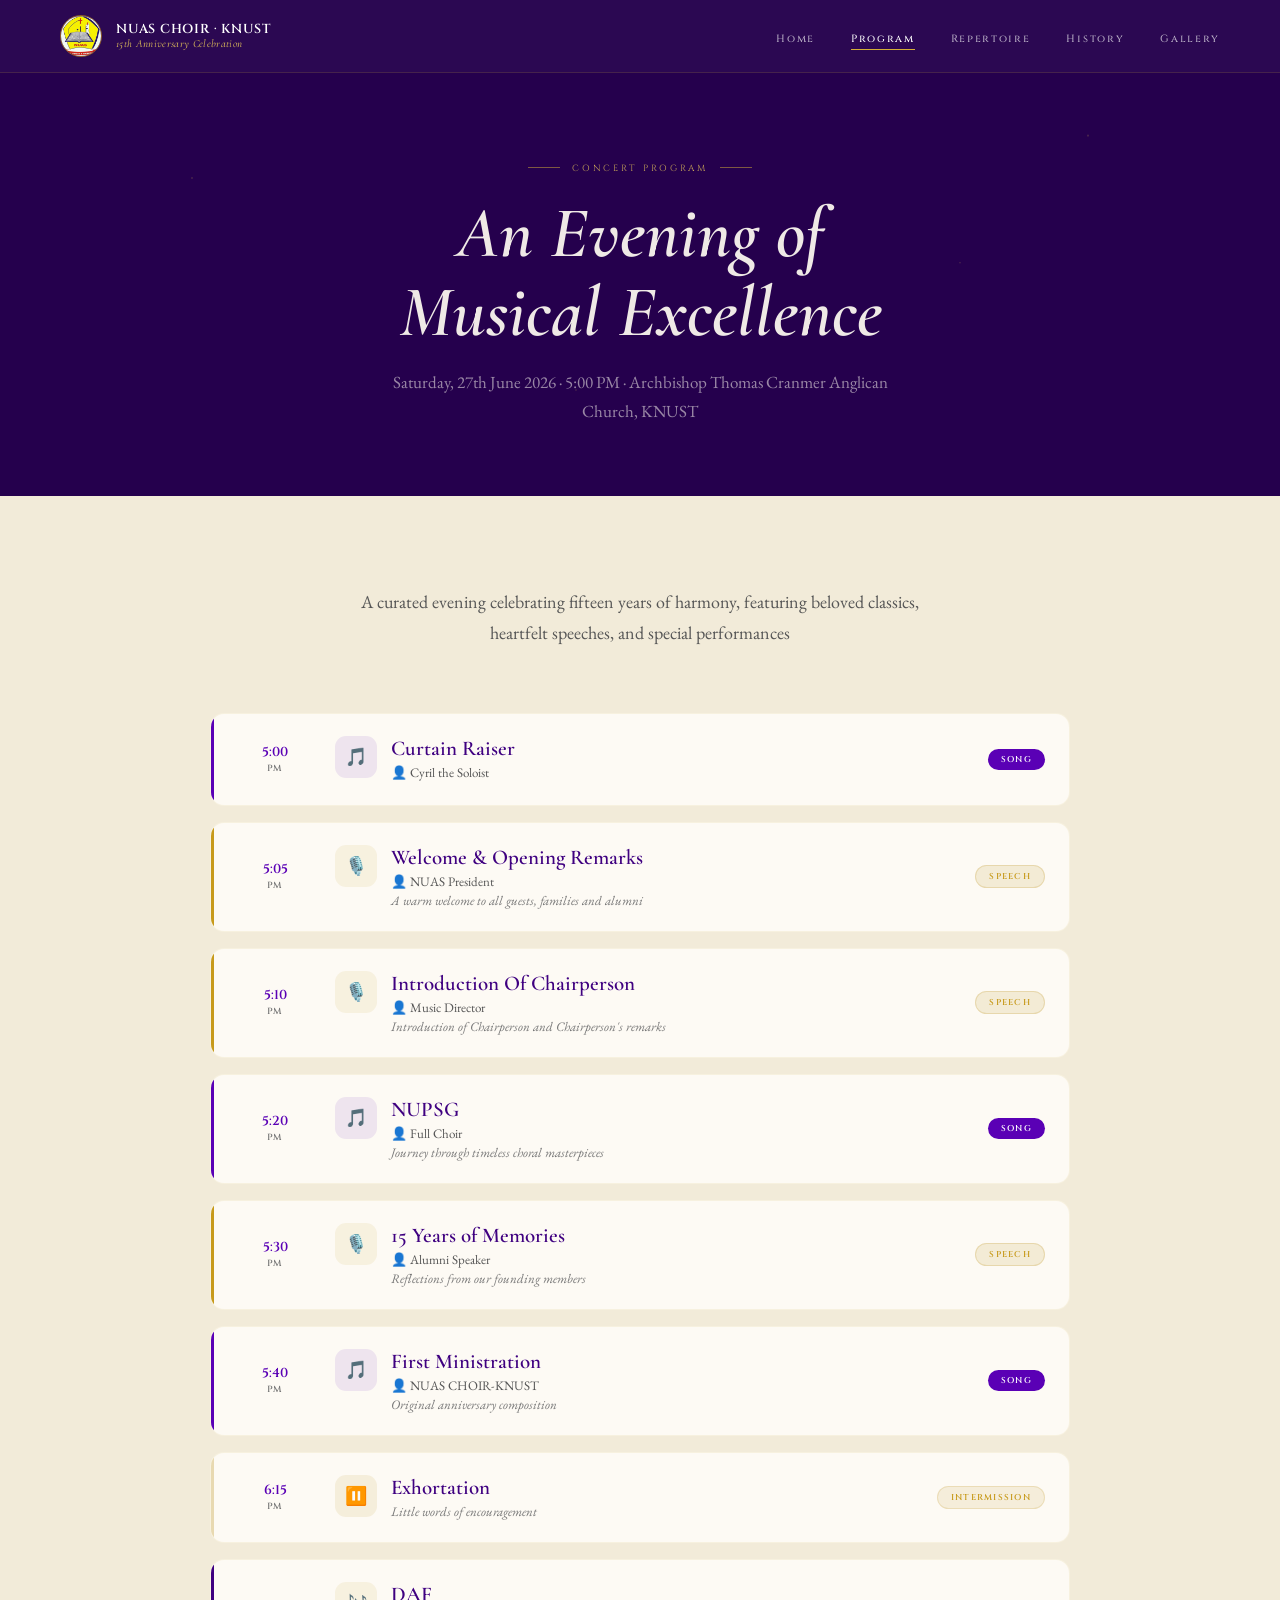
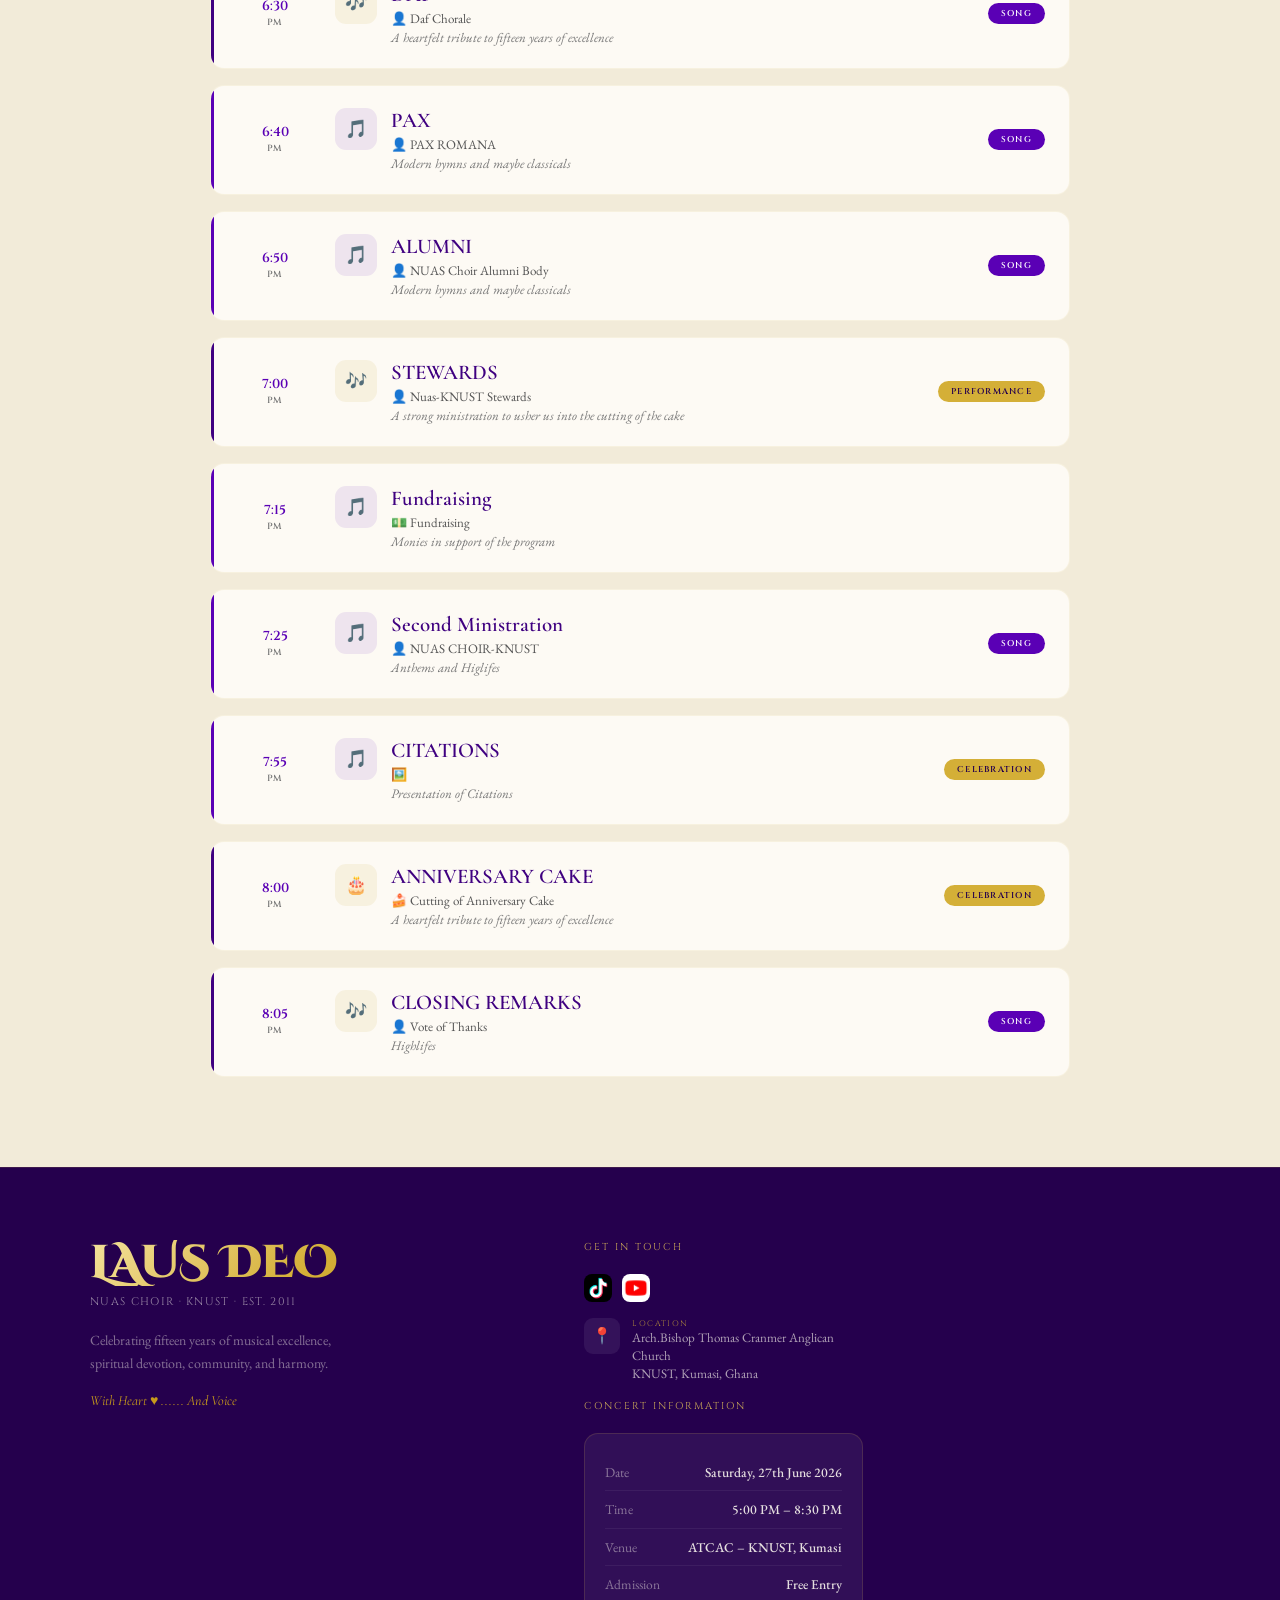
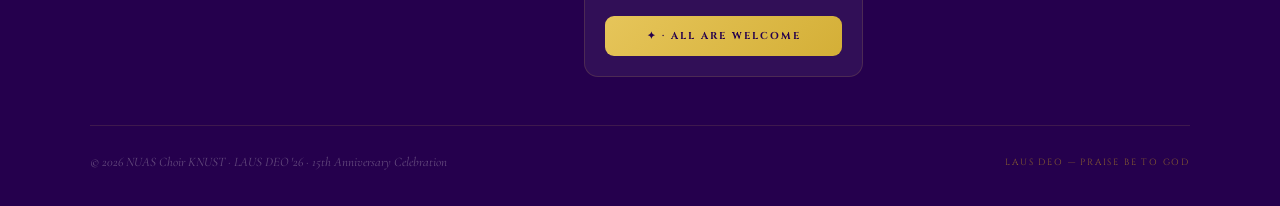
<file: program.html>
<!DOCTYPE html>
<html lang="en">
<head>
<meta charset="UTF-8">
<meta name="viewport" content="width=device-width, initial-scale=1.0, maximum-scale=5.0">
<title>Concert Program — LAUS DEO '26</title>
<link rel="icon" href="Unionlogo.png">
<link rel="stylesheet" href="lausdeo.css">
<link rel="preconnect" href="https://fonts.googleapis.com">
<link rel="preconnect" href="https://fonts.gstatic.com" crossorigin>
<link href="https://fonts.googleapis.com/css2?family=Cinzel+Decorative:wght@400;700;900&family=Cinzel:wght@400;500;600;700;900&family=Cormorant+Garamond:ital,wght@0,300;0,400;0,500;0,600;0,700;1,300;1,400;1,500;1,600&family=EB+Garamond:ital,wght@0,400;0,500;0,600;1,400;1,500&display=swap" rel="stylesheet">
</head>
<body class="page-body">

<nav id="nav">
  <a href="index.html" class="nav-brand">
    <img src="Unionlogo.png" alt="NUAS Choir Logo" class="nav-logo rounded-circle" style="border:1.8px solid rgba(239,175,0,0.5);border-radius:50%">
    <div class="nav-brand-text">
      <div class="nav-brand-name">NUAS CHOIR · KNUST</div>
      <div class="nav-brand-sub">15th Anniversary Celebration</div>
    </div>
  </a>
  <button id="nav-toggle" aria-label="Open menu" aria-expanded="false">
    <span></span><span></span><span></span>
  </button>
  <ul class="nav-links" id="nav-menu">
    <li><a href="index.html">Home</a></li>
    <li><a href="program.html">Program</a></li>
    <li><a href="repertoire.html">Repertoire</a></li>
    <li><a href="history.html">History</a></li>
    <li><a href="gallery.html">Gallery</a></li>
  </ul>
</nav>

<div class="page-hero">
  <div class="page-hero-inner">
    <div class="page-hero-pill"><span></span>CONCERT PROGRAM<span></span></div>
    <h1 class="page-hero-title">An Evening of<br>Musical Excellence</h1>
    <p class="page-hero-sub">Saturday, 27th June 2026 · 5:00 PM · Archbishop Thomas Cranmer Anglican Church, KNUST</p>
  </div>
</div>

<section class="section" style="background:var(--cream2)">
  <div class="section-inner">
    <div class="section-header reveal">
      <p class="section-p">A curated evening celebrating fifteen years of harmony, featuring beloved classics, heartfelt speeches, and special performances</p>
    </div>

    <div class="prog-list">
      <div class="prog-row type-song reveal reveal-delay-1">
        <div class="prog-time">5:00<span class="ampm">PM</span></div>
        <div class="prog-body">
          <div class="prog-icon-wrap song">🎵</div>
          <div>
            <div class="prog-title">Curtain Raiser</div>
            <div class="prog-by">👤 Cyril the Soloist </div>
            <div class="prog-desc"></div>
          </div>
        </div>
        <span class="prog-badge badge-song">SONG</span>
      </div>

      <div class="prog-row type-speech reveal">
        <div class="prog-time">5:05<span class="ampm">PM</span></div>
        <div class="prog-body">
          <div class="prog-icon-wrap speech">🎙️</div>
          <div>
            <div class="prog-title">Welcome &amp; Opening Remarks</div>
            <div class="prog-by">👤 NUAS President</div>
            <div class="prog-desc">A warm welcome to all guests, families and alumni</div>
          </div>
        </div>
        <span class="prog-badge badge-speech">SPEECH</span>
      </div>

    
      <div class="prog-row type-speech reveal">
        <div class="prog-time">5:10<span class="ampm">PM</span></div>
        <div class="prog-body">
          <div class="prog-icon-wrap speech">🎙️</div>
          <div>
            <div class="prog-title">Introduction Of Chairperson</div>
            <div class="prog-by">👤 Music Director</div>
            <div class="prog-desc">Introduction of Chairperson and Chairperson's remarks</div>
          </div>
        </div>
        <span class="prog-badge badge-speech">SPEECH</span>
      </div>

      <div class="prog-row type-song reveal reveal-delay-1">
        <div class="prog-time">5:20<span class="ampm">PM</span></div>
        <div class="prog-body">
          <div class="prog-icon-wrap song">🎵</div>
          <div>
            <div class="prog-title">NUPSG</div>
            <div class="prog-by">👤 Full Choir</div>
            <div class="prog-desc">Journey through timeless choral masterpieces</div>
          </div>
        </div>
        <span class="prog-badge badge-song">SONG</span>
      </div>
   
      <div class="prog-row type-speech reveal">
        <div class="prog-time">5:30<span class="ampm">PM</span></div>
        <div class="prog-body">
          <div class="prog-icon-wrap speech">🎙️</div>
          <div>
            <div class="prog-title">15 Years of Memories</div>
            <div class="prog-by">👤 Alumni Speaker</div>
            <div class="prog-desc">Reflections from our founding members</div>
          </div>
        </div>
        <span class="prog-badge badge-speech">SPEECH</span>
      </div>


      <div class="prog-row type-song reveal reveal-delay-2">
        <div class="prog-time">5:40<span class="ampm">PM</span></div>
        <div class="prog-body">
          <div class="prog-icon-wrap song">🎵</div>
          <div>
            <div class="prog-title">First Ministration</div>
            <div class="prog-by">👤 NUAS CHOIR-KNUST</div>
            <div class="prog-desc">Original anniversary composition</div>
          </div>
        </div>
        <span class="prog-badge badge-song">SONG</span>
      </div>

      

      <div class="prog-row type-inter reveal">
        <div class="prog-time">6:15<span class="ampm">PM</span></div>
        <div class="prog-body">
          <div class="prog-icon-wrap inter">⏸️</div>
          <div>
            <div class="prog-title">Exhortation</div>
            <div class="prog-desc">Little words of encouragement</div>
          </div>
        </div>
        <span class="prog-badge badge-inter">INTERMISSION</span>
      </div>

      <div class="prog-row type-perf reveal reveal-delay-2">
        <div class="prog-time">6:30<span class="ampm">PM</span></div>
        <div class="prog-body">
          <div class="prog-icon-wrap speech">🎶</div>
          <div>
            <div class="prog-title">DAF </div>
            <div class="prog-by">👤 Daf Chorale</div>
            <div class="prog-desc">A heartfelt tribute to fifteen years of excellence</div>
          </div>
        </div>
        <span class="prog-badge badge-song">SONG</span>
      </div>


      <div class="prog-row type-song reveal reveal-delay-1">
        <div class="prog-time">6:40<span class="ampm">PM</span></div>
        <div class="prog-body">
          <div class="prog-icon-wrap song">🎵</div>
          <div>
            <div class="prog-title">PAX</div>
            <div class="prog-by">👤 PAX ROMANA</div>
            <div class="prog-desc">Modern hymns and maybe classicals</div>
          </div>
        </div>
        <span class="prog-badge badge-song">SONG</span>
      </div>

      <div class="prog-row type-song reveal reveal-delay-1">
        <div class="prog-time">6:50<span class="ampm">PM</span></div>
        <div class="prog-body">
          <div class="prog-icon-wrap song">🎵</div>
          <div>
            <div class="prog-title">ALUMNI</div>
            <div class="prog-by">👤 NUAS Choir Alumni Body</div>
            <div class="prog-desc">Modern hymns and maybe classicals</div>
          </div>
        </div>
        <span class="prog-badge badge-song">SONG</span>
      </div>
                
       <div class="prog-row type-perf reveal reveal-delay-2">
        <div class="prog-time">7:00<span class="ampm">PM</span></div>
        <div class="prog-body">
          <div class="prog-icon-wrap speech">🎶</div>
          <div>
            <div class="prog-title">STEWARDS</div>
            <div class="prog-by">👤 Nuas-KNUST Stewards</div>
            <div class="prog-desc">A strong ministration to usher us into the cutting of the cake </div>
          </div>
        </div>
        <span class="prog-badge badge-perf">PERFORMANCE</span>
      </div>

           <div class="prog-row type-song reveal reveal-delay-2">
        <div class="prog-time">7:15<span class="ampm">PM</span></div>
        <div class="prog-body">
          <div class="prog-icon-wrap song">🎵</div>
          <div>
            <div class="prog-title">Fundraising</div>
            <div class="prog-by">💵 Fundraising</div>
            <div class="prog-desc">Monies in support of the program</div>
          </div>
        </div>
      </div>



      <div class="prog-row type-song reveal reveal-delay-2">
        <div class="prog-time">7:25<span class="ampm">PM</span></div>
        <div class="prog-body">
          <div class="prog-icon-wrap song">🎵</div>
          <div>
            <div class="prog-title">Second Ministration</div>
            <div class="prog-by">👤 NUAS CHOIR-KNUST</div>
            <div class="prog-desc">Anthems and Higlifes</div>
          </div>
        </div>
        <span class="prog-badge badge-song">SONG</span>
      </div>



      

            <div class="prog-row type-song reveal reveal-delay-2">
        <div class="prog-time">7:55<span class="ampm">PM</span></div>
        <div class="prog-body">
          <div class="prog-icon-wrap song">🎵</div>
          <div>
            <div class="prog-title">CITATIONS</div>
            <div class="prog-by">🖼️</div>
            <div class="prog-desc">Presentation of Citations </div>
          </div>
        </div>
        <span class="prog-badge badge-perf">CELEBRATION</span>
      </div>


      <div class="prog-row type-perf reveal reveal-delay-2">
        <div class="prog-time">8:00<span class="ampm">PM</span></div>
        <div class="prog-body">
          <div class="prog-icon-wrap speech">🎂</div>
          <div>
            <div class="prog-title">ANNIVERSARY CAKE</div>
            <div class="prog-by">🍰 Cutting of Anniversary Cake</div>
            <div class="prog-desc">A heartfelt tribute to fifteen years of excellence</div>
          </div>
        </div>
        <span class="prog-badge badge-perf">CELEBRATION</span>
      </div>

      
      <div class="prog-row type-perf reveal reveal-delay-2">
        <div class="prog-time">8:05<span class="ampm">PM</span></div>
        <div class="prog-body">
          <div class="prog-icon-wrap speech">🎶</div>
          <div>
            <div class="prog-title">CLOSING REMARKS </div>
            <div class="prog-by">👤 Vote of Thanks</div>
            <div class="prog-desc">Highlifes</div>
          </div>
        </div>
        <span class="prog-badge badge-song">SONG</span>
      </div>
</section>

<footer>
  <div class="footer-grid">
    <div>
      <div class="footer-ld">LAUS DEO</div>
      <div class="footer-choir-name">NUAS CHOIR · KNUST · EST. 2011</div>
      <p class="footer-blurb">Celebrating fifteen years of musical excellence, spiritual devotion, community, and harmony.</p>
      <p class="footer-love">With Heart ♥ ...... And Voice</p>
    </div>
    <div>
      <div class="footer-col-title">GET IN TOUCH</div>

<div class="footer-ci">
  <div style="display:flex; gap:10px; align-items:center;">
    <a href="https://www.tiktok.com/@melodiousnuaschoi" target="_blank" rel="noopener noreferrer">
      <img src="tiktok.png" style="width:28px; height:28px; object-fit:contain; border-radius:8px; transition:opacity 0.2s;" onmouseover="this.style.opacity='0.75'" onmouseout="this.style.opacity='1'">
    </a>
    <a href="https://www.youtube.com/@melodiousnuaschoirknust4980" target="_blank" rel="noopener noreferrer">
      <img src="youtube.png" style="width:28px; height:28px; object-fit:contain; border-radius:8px; transition:opacity 0.2s;" onmouseover="this.style.opacity='0.75'" onmouseout="this.style.opacity='1'">
    </a>
  </div>
</div>

<div class="footer-ci" style="margin-top:12px;">
  <div class="fci-icon">📍</div>
  <div>
    <div class="fci-lbl">LOCATION</div>
    <div class="fci-val">Arch.Bishop Thomas Cranmer Anglican Church<br>KNUST, Kumasi, Ghana</div>
  </div>
</div>

      <div class="footer-col-title">CONCERT INFORMATION</div>
      <div class="info-box">
        <div class="ir"><span class="k">Date</span><span class="v">Saturday, 27th June 2026</span></div>
        <div class="ir"><span class="k">Time</span><span class="v">5:00 PM – 8:30 PM</span></div>
        <div class="ir"><span class="k">Venue</span><span class="v">ATCAC – KNUST, Kumasi</span></div>
        <div class="ir"><span class="k">Admission</span><span class="v">Free Entry</span></div>
        <a href="index.html" class="admission-btn">✦ · ALL ARE WELCOME</a>
      </div>
    </div>
  </div>
  <div class="footer-bottom">
    <p class="footer-copy">© 2026 NUAS Choir KNUST · LAUS DEO '26 · 15th Anniversary Celebration</p>
    <p class="footer-latin">LAUS DEO — PRAISE BE TO GOD</p>
  </div>
</footer>

<script>
const navToggle = document.getElementById('nav-toggle');
const navMenu   = document.getElementById('nav-menu');
const navEl     = document.getElementById('nav');
navToggle.addEventListener('click', () => { const o=navEl.classList.toggle('open'); navToggle.setAttribute('aria-expanded',o); });
navMenu.querySelectorAll('a').forEach(l=>l.addEventListener('click',()=>{navEl.classList.remove('open');navToggle.setAttribute('aria-expanded','false');}));
const page=location.pathname.split('/').pop()||'index.html';
navMenu.querySelectorAll('a').forEach(a=>{if(a.getAttribute('href')===page)a.classList.add('active');});
const obs=new IntersectionObserver(es=>es.forEach(e=>{if(e.isIntersecting)e.target.classList.add('visible');}),{threshold:.12});
document.querySelectorAll('.reveal').forEach(el=>obs.observe(el));
</script>
</body>
</html>
</file>
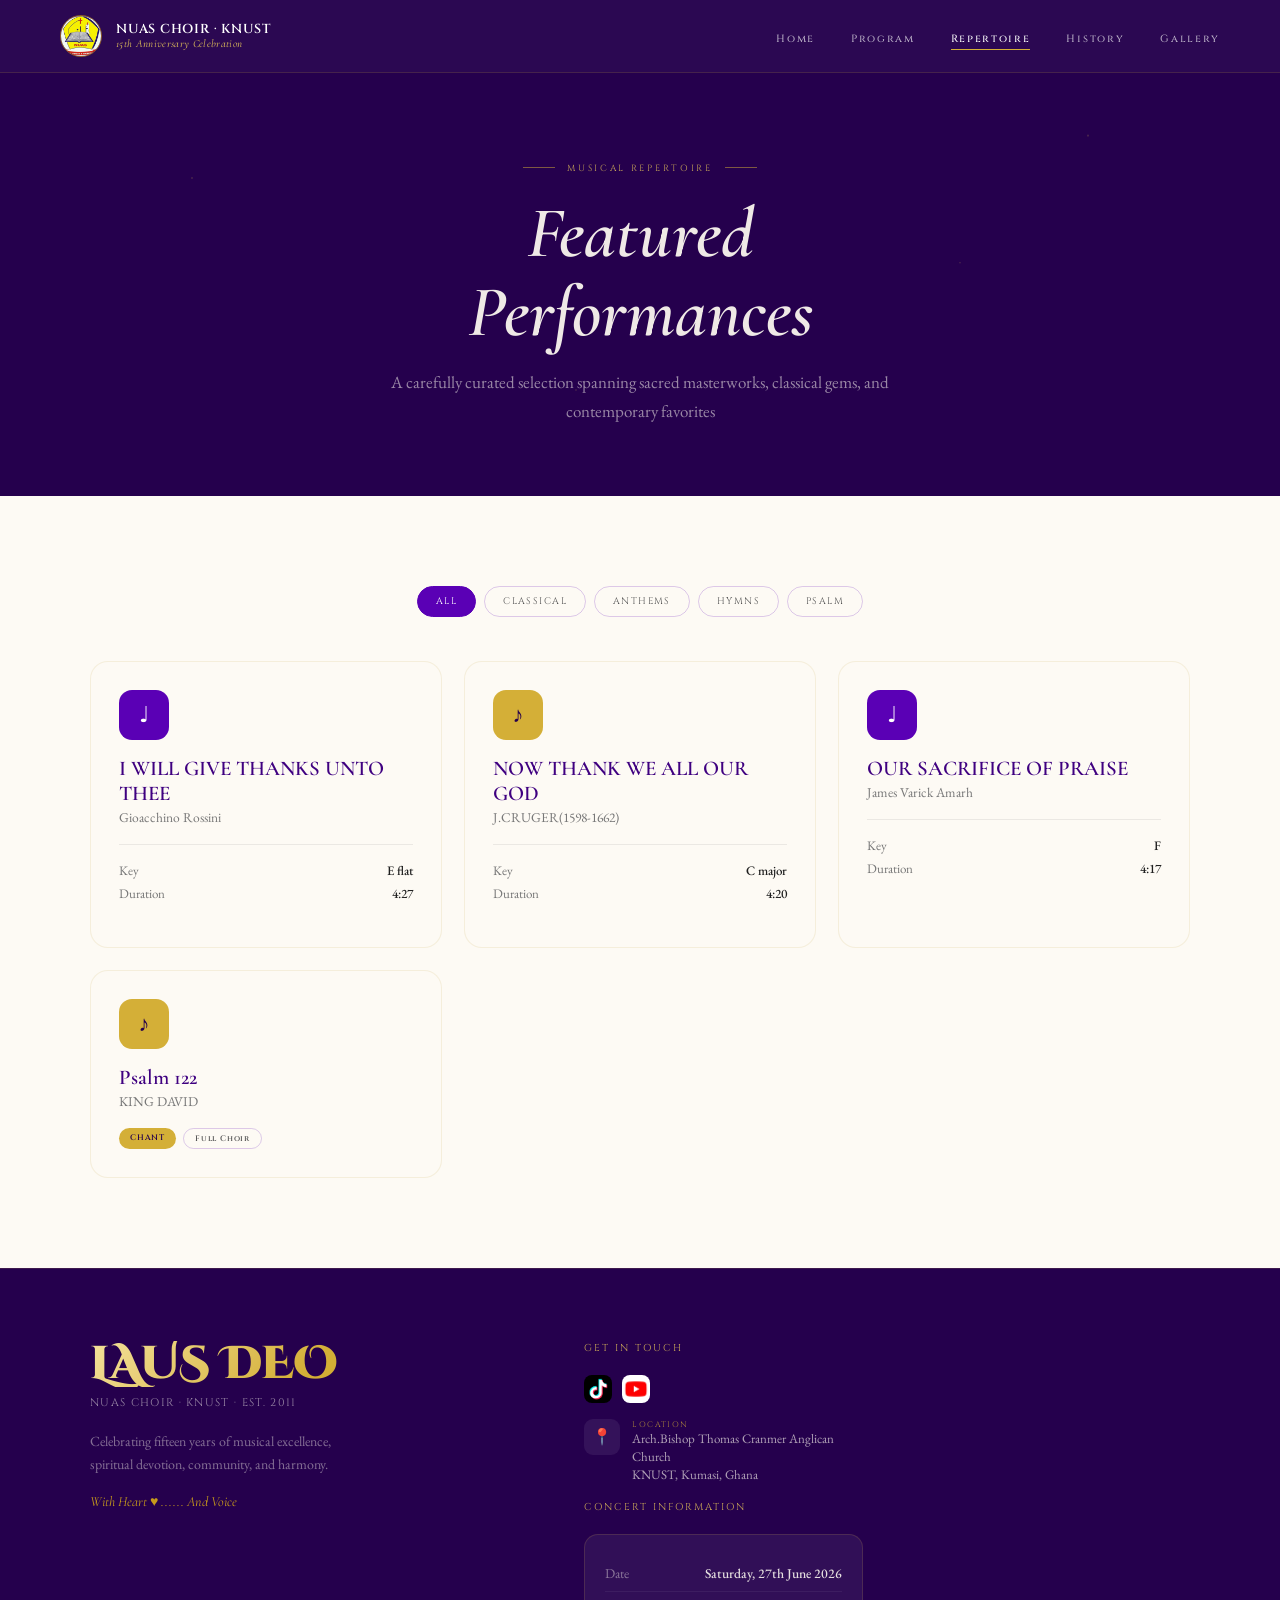
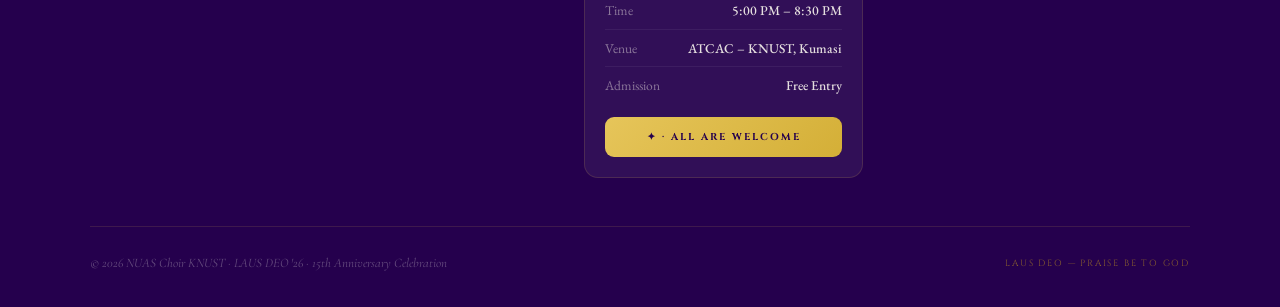
<file: repertoire.html>
<!DOCTYPE html>
<html lang="en">
<head>
<meta charset="UTF-8">
<meta name="viewport" content="width=device-width, initial-scale=1.0, maximum-scale=5.0">
<title>Repertoire — LAUS DEO '26</title>
<link rel="icon" href="Unionlogo.png">
<link rel="stylesheet" href="lausdeo.css">
<link rel="preconnect" href="https://fonts.googleapis.com">
<link rel="preconnect" href="https://fonts.gstatic.com" crossorigin>
<link href="https://fonts.googleapis.com/css2?family=Cinzel+Decorative:wght@400;700;900&family=Cinzel:wght@400;500;600;700;900&family=Cormorant+Garamond:ital,wght@0,300;0,400;0,500;0,600;0,700;1,300;1,400;1,500;1,600&family=EB+Garamond:ital,wght@0,400;0,500;0,600;1,400;1,500&display=swap" rel="stylesheet">
</head>
<body class="page-body">

<nav id="nav">
  <a href="index.html" class="nav-brand">
    <img src="Unionlogo.png" alt="NUAS Choir Logo" class="nav-logo" style="border:1.8px solid rgba(239,175,0,0.5);border-radius:50%">
    <div class="nav-brand-text">
      <div class="nav-brand-name">NUAS CHOIR · KNUST</div>
      <div class="nav-brand-sub">15th Anniversary Celebration</div>
    </div>
  </a>
  <button id="nav-toggle" aria-label="Open menu" aria-expanded="false">
    <span></span><span></span><span></span>
  </button>
  <ul class="nav-links" id="nav-menu">
    <li><a href="index.html">Home</a></li>
    <li><a href="program.html">Program</a></li>
    <li><a href="repertoire.html">Repertoire</a></li>
    <li><a href="history.html">History</a></li>
    <li><a href="gallery.html">Gallery</a></li>
  </ul>
</nav>

<div class="page-hero">
  <div class="page-hero-inner">
    <div class="page-hero-pill"><span></span>MUSICAL REPERTOIRE<span></span></div>
    <h1 class="page-hero-title">Featured<br>Performances</h1>
    <p class="page-hero-sub">A carefully curated selection spanning sacred masterworks, classical gems, and contemporary favorites</p>
  </div>
</div>

<section class="section" style="background:var(--offwhite)">
  <div class="section-inner">
    <div class="songs-filter reveal">
      <button class="filter-btn active" onclick="filterSongs('all',this)">ALL</button>
      <button class="filter-btn" onclick="filterSongs('classical',this)">CLASSICAL</button>
      <button class="filter-btn" onclick="filterSongs('anthems',this)">ANTHEMS</button>
      <button class="filter-btn" onclick="filterSongs('hymns',this)">HYMNS</button>
      <button class="filter-btn" onclick="filterSongs('psalm',this)">PSALM</button>
    </div>

    <div class="songs-grid" id="songsGrid">

      <div class="song-card classical">
        <div class="song-icon c">♩</div>
        <div class="song-title">I WILL GIVE THANKS UNTO THEE</div>
        <div class="song-composer">Gioacchino Rossini</div>
        <div class="song-meta">
          <div class="smrow"><span class="lbl">Key</span><span class="val">E flat</span></div>
          <div class="smrow"><span class="lbl">Duration</span><span class="val">4:27</span></div>
        </div>
      </div>

      <div class="song-card hymn">
        <div class="song-icon g">♪</div>
        <div class="song-title">NOW THANK WE ALL OUR GOD</div>
        <div class="song-composer">J.CRUGER(1598-1662)</div>
        <div class="song-meta">
          <div class="smrow"><span class="lbl">Key</span><span class="val">C major</span></div>
          <div class="smrow"><span class="lbl">Duration</span><span class="val">4:20</span></div>
        </div>
      </div>

      <div class="song-card hymn">
        <div class="song-icon c">♩</div>
        <div class="song-title">OUR SACRIFICE OF PRAISE</div>
        <div class="song-composer">James Varick Amarh</div>
        <div class="song-meta">
          <div class="smrow"><span class="lbl">Key</span><span class="val">F</span></div>
          <div class="smrow"><span class="lbl">Duration</span><span class="val">4:17</span></div>
        </div>
      </div>

      <div class="song-card psalm">
        <div class="song-icon g">♪</div>
        <div class="song-title">Psalm 122</div>
        <div class="song-composer">KING DAVID</div>
        <div class="song-tags">
          <span class="stag stag-g">CHANT</span>
          <span class="stag stag-e">Full Choir</span>
        </div>
      </div>

    
    

    </div>
  </div>
</section>

<footer>
  <div class="footer-grid">
    <div>
      <div class="footer-ld">LAUS DEO</div>
      <div class="footer-choir-name">NUAS CHOIR · KNUST · EST. 2011</div>
      <p class="footer-blurb">Celebrating fifteen years of musical excellence, spiritual devotion, community, and harmony.</p>
      <p class="footer-love">With Heart ♥ ...... And Voice</p>
    </div>
    <div>
      <div class="footer-col-title">GET IN TOUCH</div>

<div class="footer-ci">
  <div style="display:flex; gap:10px; align-items:center;">
    <a href="https://www.tiktok.com/@melodiousnuaschoi" target="_blank" rel="noopener noreferrer">
      <img src="tiktok.png" style="width:28px; height:28px; object-fit:contain; border-radius:8px; transition:opacity 0.2s;" onmouseover="this.style.opacity='0.75'" onmouseout="this.style.opacity='1'">
    </a>
    <a href="https://www.youtube.com/@melodiousnuaschoirknust4980" target="_blank" rel="noopener noreferrer">
      <img src="youtube.png" style="width:28px; height:28px; object-fit:contain; border-radius:8px; transition:opacity 0.2s;" onmouseover="this.style.opacity='0.75'" onmouseout="this.style.opacity='1'">
    </a>
  </div>
</div>

<div class="footer-ci" style="margin-top:12px;">
  <div class="fci-icon">📍</div>
  <div>
    <div class="fci-lbl">LOCATION</div>
    <div class="fci-val">Arch.Bishop Thomas Cranmer Anglican Church<br>KNUST, Kumasi, Ghana</div>
  </div>
</div>

      <div class="footer-col-title">CONCERT INFORMATION</div>
      <div class="info-box">
        <div class="ir"><span class="k">Date</span><span class="v">Saturday, 27th June 2026</span></div>
        <div class="ir"><span class="k">Time</span><span class="v">5:00 PM – 8:30 PM</span></div>
        <div class="ir"><span class="k">Venue</span><span class="v">ATCAC – KNUST, Kumasi</span></div>
        <div class="ir"><span class="k">Admission</span><span class="v">Free Entry</span></div>
        <a href="index.html" class="admission-btn">✦ · ALL ARE WELCOME</a>
      </div>
    </div>
  </div>
  <div class="footer-bottom">
    <p class="footer-copy">© 2026 NUAS Choir KNUST · LAUS DEO '26 · 15th Anniversary Celebration</p>
    <p class="footer-latin">LAUS DEO — PRAISE BE TO GOD</p>
  </div>
</footer>

<script>
const navToggle=document.getElementById('nav-toggle'),navMenu=document.getElementById('nav-menu'),navEl=document.getElementById('nav');
navToggle.addEventListener('click',()=>{const o=navEl.classList.toggle('open');navToggle.setAttribute('aria-expanded',o);});
navMenu.querySelectorAll('a').forEach(l=>l.addEventListener('click',()=>{navEl.classList.remove('open');navToggle.setAttribute('aria-expanded','false');}));
const page=location.pathname.split('/').pop()||'index.html';
navMenu.querySelectorAll('a').forEach(a=>{if(a.getAttribute('href')===page)a.classList.add('active');});
const obs=new IntersectionObserver(es=>es.forEach(e=>{if(e.isIntersecting)e.target.classList.add('visible');}),{threshold:.12});
document.querySelectorAll('.reveal').forEach(el=>obs.observe(el));

function filterSongs(cat,btn){
  document.querySelectorAll('.filter-btn').forEach(b=>b.classList.remove('active'));
  btn.classList.add('active');
  document.querySelectorAll('.song-card').forEach(card=>{
    card.style.display=(cat==='all'||card.classList.contains(cat))?'block':'none';
  });
}
</script>
</body>
</html>
</file>
<file: lausdeo.css>
*{margin:0;padding:0;box-sizing:border-box}
:root{
  --purple:#5A00B5;
  --purple-dark:#3F0080;
  --purple-darker:#25004D;
  --purple-light:#7D3CFF;
  --gold:#D4AF37;
  --gold2:#C79A1B;
  --gold3:#E6C55A;
  --gold4:#F4E19B;
  --cream:#FAF6EE;
  --cream2:#F2EBD9;
  --cream3:#E8DFC8;
  --offwhite:#FDFAF4;
  --text:#1F1F1F;
  --text2:#555;
  --text3:#777;
  --crimson:var(--purple);
  --crimson2:var(--purple-dark);
  --crimson3:var(--purple-light);
  --crimson4:var(--purple-darker);
}

/* CRITICAL: prevent horizontal overflow / mobile shake */
html,body{
  overflow-x:hidden;
  max-width:100%;
}
html{scroll-behavior:smooth;font-size:16px}
body{font-family:'EB Garamond',serif;background:var(--cream);color:var(--text)}

/* Every element must respect viewport width */
*{max-width:100%}
img{display:block;max-width:100%;height:auto}

::-webkit-scrollbar{width:6px}
::-webkit-scrollbar-track{background:var(--crimson4)}
::-webkit-scrollbar-thumb{background:var(--gold2);border-radius:3px}

/* ─── NAV ─────────────────────────────────────────── */
#nav{
  position:fixed;top:0;left:0;right:0;z-index:200;
  padding:0 60px;height:72px;
  display:flex;align-items:center;justify-content:space-between;
  transition:background .4s,box-shadow .4s;
  background:rgba(37,0,77,0.97);
  box-shadow:0 1px 0 rgba(201,168,76,0.2);
  backdrop-filter:blur(20px);
}
.nav-brand{display:flex;align-items:center;gap:14px;text-decoration:none;flex-shrink:0}
.nav-logo{width:42px;height:42px;object-fit:contain;flex-shrink:0}
.nav-brand-name{font-family:'Cinzel',serif;font-size:13px;font-weight:600;color:#fff;letter-spacing:.06em;line-height:1.2}
.nav-brand-sub{font-family:'Cormorant Garamond',serif;font-size:11px;color:var(--gold3);font-style:italic;letter-spacing:.03em}
.nav-links{display:flex;gap:36px;list-style:none;margin:0;padding:0}
.nav-links a{
  font-family:'Cinzel',serif;font-size:10.5px;letter-spacing:.16em;font-weight:500;
  color:rgba(255,255,255,.65);text-decoration:none;transition:color .2s;
  position:relative;padding-bottom:4px;
  white-space:nowrap;
}
.nav-links a::after{content:'';position:absolute;bottom:0;left:0;right:0;height:1px;background:var(--gold);transform:scaleX(0);transition:transform .25s}
.nav-links a:hover,.nav-links a.active{color:#fff}
.nav-links a:hover::after,.nav-links a.active::after{transform:scaleX(1)}

/* Hamburger */
#nav-toggle{
  display:none;
  flex-direction:column;
  gap:5px;
  background:none;
  border:1px solid rgba(201,168,76,.4);
  border-radius:6px;
  padding:8px 10px;
  cursor:pointer;
  z-index:201;
  flex-shrink:0;
}
#nav-toggle span{display:block;width:20px;height:1.5px;background:var(--gold);transition:transform .25s,opacity .25s}
#nav.open #nav-toggle span:nth-child(1){transform:translateY(6.5px) rotate(45deg)}
#nav.open #nav-toggle span:nth-child(2){opacity:0}
#nav.open #nav-toggle span:nth-child(3){transform:translateY(-6.5px) rotate(-45deg)}

/* ─── PAGE BODY (add top padding for fixed nav) ─── */
.page-body{padding-top:72px}

/* ─── SECTION LAYOUT ─────────────────────────────── */
.section{padding:90px 24px}
.section-inner{max-width:1100px;margin:0 auto;width:100%}
.section-header{text-align:center;margin-bottom:64px}
.pill{
  display:inline-flex;align-items:center;gap:8px;
  border:1px solid rgba(90,0,181,.2);
  background:rgba(90,0,181,.06);
  border-radius:100px;padding:7px 20px;
  font-family:'Cinzel',serif;font-size:9px;letter-spacing:.22em;
  color:var(--text2);margin-bottom:24px;
}
.pill::before{content:'✦';color:var(--gold);font-size:8px}
.section-h{
  font-family:'Cormorant Garamond',serif;
  font-size:clamp(36px,6vw,72px);
  font-weight:600;line-height:1.05;
  color:var(--crimson2);margin-bottom:16px;
}
.section-h em{color:var(--gold2);font-style:italic}
.section-p{
  font-family:'EB Garamond',serif;
  font-size:18px;line-height:1.75;
  color:var(--text2);max-width:560px;margin:0 auto;
}

/* ─── BUTTONS ─────────────────────────────────────── */
.btn-primary{
  margin-top: 10px;
  font-family:'Cinzel',serif;font-size:10.5px;letter-spacing:.2em;font-weight:600;
  padding:16px 40px;border-radius:6px;
  background:linear-gradient(135deg,var(--gold3) 0%,var(--gold) 50%,var(--gold2) 100%);
  color:#25004D;text-decoration:none;border:none;cursor:pointer;
  transition:transform .2s,box-shadow .2s,filter .2s;display:inline-block;
}
.btn-primary:hover{transform:translateY(-2px);filter:brightness(1.08);box-shadow:0 8px 32px rgba(201,168,76,.35)}
.btn-outline{
  margin-top: 10px;
  font-family:'Cinzel',serif;font-size:10.5px;letter-spacing:.2em;font-weight:500;
  padding:15px 36px;border-radius:6px;
  border:1px solid rgba(201,168,76,.5);
  color:rgba(250,246,238,.85);text-decoration:none;
  transition:border-color .2s,color .2s,background .2s;display:inline-block;
}
.btn-outline:hover{border-color:var(--gold);color:#fff;background:rgba(201,168,76,.1)}

/* ─── REVEAL ANIMATIONS ─────────────────────────── */
.reveal{opacity:0;transform:translateY(24px);transition:opacity .7s ease,transform .7s ease}
.reveal.visible{opacity:1;transform:translateY(0)}
.reveal-delay-1{transition-delay:.1s}
.reveal-delay-2{transition-delay:.2s}
.reveal-delay-3{transition-delay:.3s}

/* ─── COUNTDOWN ─────────────────────────────────── */
.countdown-wrap{max-width:680px;margin:0 auto}
.countdown-label{font-family:'Cinzel',serif;font-size:11px;letter-spacing:.3em;color:var(--gold3);opacity:.9;margin-bottom:20px;display:block;text-align:center}
.countdown-row{display:grid;grid-template-columns:repeat(4,1fr);gap:12px}
.countdown-box{
  background:rgba(15,0,35,0.55);
  border:1px solid rgba(212,175,55,.4);
  border-radius:16px;padding:20px 8px;text-align:center;
}
.countdown-num{display:block;font-family:'Cinzel',serif;font-size:clamp(1.8rem,5vw,3rem);font-weight:700;color:#FFE082;line-height:1}
.countdown-unit{display:block;margin-top:8px;font-family:'Cinzel',serif;font-size:10px;letter-spacing:.2em;color:#FFF8E8;font-weight:600}

/* ─── PROGRAM ────────────────────────────────────── */
.prog-list{max-width:860px;margin:0 auto;display:flex;flex-direction:column;gap:16px}
.prog-row{
  display:grid;grid-template-columns:80px 1fr auto;
  align-items:center;gap:20px;
  background:var(--offwhite);
  border-radius:14px;padding:22px 24px;
  border:1px solid rgba(201,168,76,.12);
  transition:transform .2s,box-shadow .2s;
  position:relative;overflow:hidden;
  min-width:0;
}
.prog-row::before{content:'';position:absolute;left:0;top:0;bottom:0;width:3px;border-radius:0 2px 2px 0}
.prog-row.type-song::before{background:var(--purple)}
.prog-row.type-speech::before{background:var(--gold2)}
.prog-row.type-inter::before{background:rgba(201,168,76,.4)}
.prog-row.type-perf::before{background:var(--purple-dark)}
.prog-row:hover{transform:translateY(-2px);box-shadow:0 6px 32px rgba(42,4,16,.09)}
.prog-time{text-align:center;font-family:'Cinzel',serif;font-size:13px;font-weight:600;color:var(--crimson);line-height:1.2}
.prog-time .ampm{font-size:9px;letter-spacing:.1em;color:var(--text3);display:block;margin-top:2px}
.prog-body{display:flex;align-items:flex-start;gap:14px;min-width:0}
.prog-icon-wrap{width:42px;height:42px;border-radius:11px;flex-shrink:0;display:flex;align-items:center;justify-content:center;font-size:18px}
.prog-icon-wrap.song{background:rgba(90,0,181,.09)}
.prog-icon-wrap.speech{background:rgba(201,168,76,.12)}
.prog-icon-wrap.inter{background:rgba(201,168,76,.15)}
.prog-title{font-family:'Cormorant Garamond',serif;font-size:21px;font-weight:600;color:var(--crimson2);margin-bottom:3px}
.prog-by{font-size:13px;color:var(--text2)}
.prog-desc{font-size:13px;color:var(--text3);font-style:italic;margin-top:2px}
.prog-badge{font-family:'Cinzel',serif;font-size:8.5px;letter-spacing:.15em;font-weight:600;padding:5px 13px;border-radius:100px;white-space:nowrap;flex-shrink:0}
.badge-song{background:var(--crimson);color:#fff}
.badge-speech{background:rgba(201,168,76,.18);color:var(--gold2);border:1px solid rgba(201,168,76,.3)}
.badge-inter{background:rgba(201,168,76,.15);color:var(--gold2);border:1px solid rgba(201,168,76,.25)}
.badge-perf{background:var(--gold);color:var(--crimson4)}

/* ─── SONGS ──────────────────────────────────────── */
.songs-filter{display:flex;justify-content:center;gap:8px;flex-wrap:wrap;margin-bottom:44px}
.filter-btn{font-family:'Cinzel',serif;font-size:9.5px;letter-spacing:.15em;padding:8px 18px;border-radius:100px;border:1px solid rgba(90,0,181,.2);background:transparent;color:var(--text2);cursor:pointer;transition:all .2s}
.filter-btn.active,.filter-btn:hover{background:var(--crimson);color:#fff;border-color:var(--crimson)}
.songs-grid{display:grid;grid-template-columns:repeat(auto-fill,minmax(260px,1fr));gap:22px}
.song-card{background:var(--offwhite);border:1px solid rgba(201,168,76,.15);border-radius:18px;padding:28px;transition:transform .25s,box-shadow .25s;position:relative;overflow:hidden}
.song-card::after{content:'';position:absolute;bottom:0;left:0;right:0;height:3px;opacity:0;transition:opacity .25s}
.song-card.classical::after{background:linear-gradient(90deg,var(--crimson),var(--crimson2))}
.song-card.anthems::after{background:linear-gradient(90deg,var(--gold),var(--gold2))}
.song-card.hymns::after{background:linear-gradient(90deg,var(--crimson),var(--gold))}
.song-card.psalm::after{background:linear-gradient(90deg,var(--gold),var(--crimson))}
.song-card:hover{transform:translateY(-4px);box-shadow:0 12px 40px rgba(42,4,16,.1)}
.song-card:hover::after{opacity:1}
.song-icon{width:50px;height:50px;border-radius:13px;display:flex;align-items:center;justify-content:center;font-size:22px;margin-bottom:16px}
.song-icon.c{background:var(--purple);color:#fff}
.song-icon.g{background:var(--gold);color:var(--crimson4)}
.song-title{font-family:'Cormorant Garamond',serif;font-size:21px;font-weight:600;color:var(--crimson2);margin-bottom:2px}
.song-composer{font-size:13.5px;color:var(--text3);margin-bottom:18px}
.song-meta{border-top:1px solid rgba(0,0,0,.07);padding-top:14px;margin-bottom:14px}
.smrow{display:flex;justify-content:space-between;padding:3px 0;font-size:13px}
.smrow .lbl{color:var(--text3)}
.smrow .val{font-weight:500;color:var(--text)}
.song-tags{display:flex;gap:7px;flex-wrap:wrap}
.stag{font-family:'Cinzel',serif;font-size:8px;letter-spacing:.1em;font-weight:600;padding:4px 11px;border-radius:100px}
.stag-c{background:var(--crimson);color:#fff}
.stag-g{background:var(--gold);color:var(--crimson4)}
.stag-e{border:1px solid rgba(90,0,181,.2);color:var(--text2)}

/* ─── HISTORY / TIMELINE ─────────────────────────── */
.timeline-wrap{max-width:860px;margin:0 auto}
.timeline-track{position:relative;padding-left:56px}
.timeline-track::before{content:'';position:absolute;left:18px;top:0;bottom:0;width:1px;background:linear-gradient(to bottom,var(--gold2),var(--crimson),var(--gold2));opacity:.35}
.tl-item{position:relative;margin-bottom:40px}
.tl-dot{position:absolute;left:-46px;top:24px;width:20px;height:20px;border-radius:50%;background:var(--crimson);border:2px solid var(--cream2);box-shadow:0 0 0 2px var(--gold2);display:flex;align-items:center;justify-content:center;font-size:10px;color:#fff}
.tl-card{background:var(--offwhite);border:1px solid rgba(201,168,76,.18);border-radius:16px;padding:26px 28px;transition:box-shadow .2s}
.tl-card:hover{box-shadow:0 6px 32px rgba(42,4,16,.08)}
.tl-year{font-family:'Cinzel',serif;font-size:28px;font-weight:700;color:var(--gold2);margin-bottom:4px}
.tl-event{font-family:'Cormorant Garamond',serif;font-size:22px;font-weight:600;color:var(--crimson2);margin-bottom:10px}
.tl-desc{font-size:15px;color:var(--text2);line-height:1.65}
.tl-rule{width:36px;height:1px;background:var(--gold);opacity:.6;margin-top:12px}
.stats-band{display:grid;grid-template-columns:repeat(4,1fr);gap:16px;max-width:960px;margin:64px auto 0}
.stat-box{background:var(--offwhite);border:1px solid rgba(201,168,76,.15);border-radius:18px;padding:28px 16px;text-align:center;transition:transform .2s}
.stat-box:hover{transform:translateY(-4px)}
.stat-ico{width:52px;height:52px;border-radius:14px;background:linear-gradient(135deg,var(--gold3),var(--gold));display:flex;align-items:center;justify-content:center;font-size:24px;margin:0 auto 14px}
.stat-num{font-family:'Cormorant Garamond',serif;font-size:48px;font-weight:600;line-height:1;color:var(--crimson);margin-bottom:6px}
.stat-lbl{font-family:'Cinzel',serif;font-size:8.5px;letter-spacing:.2em;color:var(--text3)}

/* ─── GALLERY ────────────────────────────────────── */
.gallery-masonry{columns:3;gap:18px;max-width:1100px;margin:0 auto}
.gal-item{break-inside:avoid;margin-bottom:18px;border-radius:18px;overflow:hidden;position:relative;cursor:pointer}
.gal-ph{display:flex;align-items:center;justify-content:center;font-size:40px;transition:transform .4s ease}
.gal-item:hover .gal-ph{transform:scale(1.04)}
.gal-overlay{position:absolute;inset:0;background:linear-gradient(to top,rgba(42,4,16,.8) 0%,transparent 55%);opacity:0;transition:opacity .3s;display:flex;align-items:flex-end;padding:18px}
.gal-item:hover .gal-overlay{opacity:1}
.gal-cap{font-family:'Cormorant Garamond',serif;font-size:15px;color:#fff;font-style:italic}

/* ─── QUOTE SECTION ──────────────────────────────── */
.quote-section{background:var(--crimson4);padding:100px 24px;position:relative;overflow:hidden}
.quote-section::before{content:'\201C';position:absolute;top:-60px;left:30px;font-family:'Cormorant Garamond',serif;font-size:320px;color:rgba(201,168,76,.07);line-height:1;pointer-events:none}
.quote-inner{max-width:780px;margin:0 auto;text-align:center;position:relative}
.quote-ornament{color:var(--gold);font-size:22px;letter-spacing:12px;margin-bottom:32px;opacity:.7}
.quote-text{font-family:'Cormorant Garamond',serif;font-size:clamp(22px,3.5vw,40px);font-weight:400;font-style:italic;color:rgba(250,246,238,.9);line-height:1.55;margin-bottom:32px}
.quote-text em{color:var(--gold3);font-style:normal}
.quote-attr{font-family:'Cinzel',serif;font-size:10px;letter-spacing:.25em;color:var(--gold);opacity:.75}

/* ─── PAGE HERO (inner pages) ────────────────────── */
.page-hero{
  background:var(--crimson4);
  padding:80px 24px 70px;
  text-align:center;
  position:relative;overflow:hidden;
}
.page-hero::before{
  content:'';position:absolute;inset:0;
  background-image:radial-gradient(1px 1px at 15% 25%,rgba(201,168,76,.5) 0%,transparent 100%),radial-gradient(1px 1px at 75% 45%,rgba(201,168,76,.35) 0%,transparent 100%),radial-gradient(1px 1px at 45% 75%,rgba(201,168,76,.4) 0%,transparent 100%),radial-gradient(1.5px 1.5px at 85% 15%,rgba(201,168,76,.3) 0%,transparent 100%);
}
.page-hero-inner{position:relative;max-width:800px;margin:0 auto}
.page-hero-pill{font-family:'Cinzel',serif;font-size:9px;letter-spacing:.3em;color:var(--gold3);opacity:.85;display:inline-flex;align-items:center;gap:12px;margin-bottom:20px}
.page-hero-pill span{display:block;width:32px;height:1px;background:var(--gold);opacity:.6}
.page-hero-title{font-family:'Cormorant Garamond',serif;font-size:clamp(36px,7vw,72px);font-weight:600;font-style:italic;color:rgba(250,246,238,.95);line-height:1.1;margin-bottom:16px}
.page-hero-sub{font-family:'EB Garamond',serif;font-size:17px;color:rgba(250,246,238,.55);line-height:1.7;max-width:520px;margin:0 auto}

/* ─── FOOTER ─────────────────────────────────────── */
footer{
  background:var(--crimson4);
  padding:72px 24px 36px;
  border-top:1px solid rgba(201,168,76,.15);
}
.footer-grid{display:grid;grid-template-columns:1.6fr 1fr 1fr;gap:48px;max-width:1100px;margin:0 auto;padding-bottom:48px;border-bottom:1px solid rgba(201,168,76,.15)}
.footer-ld{font-family:'Cinzel Decorative',serif;font-size:clamp(28px,4vw,46px);font-weight:900;color:transparent;background:linear-gradient(135deg,var(--gold4),var(--gold),var(--gold2));-webkit-background-clip:text;background-clip:text;line-height:1;margin-bottom:8px}
.footer-choir-name{font-family:'Cinzel',serif;font-size:11px;letter-spacing:.12em;color:rgba(250,246,238,.55);margin-bottom:20px}
.footer-blurb{font-size:14px;line-height:1.7;color:rgba(250,246,238,.45);max-width:280px;margin-bottom:16px}
.footer-love{font-family:'Cormorant Garamond',serif;font-size:14px;font-style:italic;color:var(--gold2)}
.footer-col-title{font-family:'Cinzel',serif;font-size:10px;letter-spacing:.2em;color:var(--gold3);margin-bottom:20px;opacity:.85}
.footer-ci{display:flex;align-items:flex-start;gap:12px;margin-bottom:16px}
.fci-icon{width:36px;height:36px;border-radius:9px;background:rgba(255,255,255,.07);flex-shrink:0;display:flex;align-items:center;justify-content:center;font-size:16px}
.fci-lbl{font-family:'Cinzel',serif;font-size:8px;letter-spacing:.18em;color:var(--gold);opacity:.75}
.fci-val{font-size:13px;color:rgba(250,246,238,.65);line-height:1.4}
.footer-link{color:rgba(250,246,238,.65);text-decoration:none;transition:color .2s}
.footer-link:hover{color:var(--gold3)}
.info-box{background:rgba(255,255,255,.06);border:1px solid rgba(201,168,76,.18);border-radius:14px;padding:20px}
.ir{display:flex;justify-content:space-between;align-items:flex-start;padding:9px 0;border-bottom:1px solid rgba(255,255,255,.06);font-size:13.5px;gap:12px}
.ir:last-of-type{border-bottom:none}
.ir .k{color:rgba(250,246,238,.45);flex-shrink:0}
.ir .v{color:rgba(250,246,238,.9);font-weight:500;text-align:right;line-height:1.35}
.admission-btn{display:flex;align-items:center;justify-content:center;gap:8px;width:100%;margin-top:14px;background:linear-gradient(135deg,var(--gold3),var(--gold));color:var(--crimson4);font-family:'Cinzel',serif;font-size:10px;font-weight:700;letter-spacing:.2em;padding:13px;border-radius:9px;text-decoration:none;transition:filter .2s}
.admission-btn:hover{filter:brightness(1.1)}
.footer-bottom{max-width:1100px;margin:0 auto;padding-top:28px;display:flex;justify-content:space-between;align-items:center;flex-wrap:wrap;gap:10px}
.footer-copy{font-family:'Cormorant Garamond',serif;font-size:13px;font-style:italic;color:rgba(250,246,238,.3)}
.footer-latin{font-family:'Cinzel',serif;font-size:9px;letter-spacing:.2em;color:var(--gold2);opacity:.6}

/* ─── HERO (index page) ──────────────────────────── */
#hero{
  min-height:100vh;
  background:var(--crimson4);
  position:relative;
  display:flex;flex-direction:column;align-items:center;justify-content:center;
  overflow:hidden;
  padding:120px 24px 0;
}
.hero-stars{position:absolute;inset:0;background-image:radial-gradient(1px 1px at 10% 15%,rgba(201,168,76,.6) 0%,transparent 100%),radial-gradient(1px 1px at 25% 40%,rgba(201,168,76,.4) 0%,transparent 100%),radial-gradient(1.5px 1.5px at 40% 10%,rgba(201,168,76,.5) 0%,transparent 100%),radial-gradient(1px 1px at 55% 30%,rgba(201,168,76,.3) 0%,transparent 100%),radial-gradient(1px 1px at 70% 20%,rgba(201,168,76,.6) 0%,transparent 100%),radial-gradient(1.5px 1.5px at 85% 15%,rgba(201,168,76,.4) 0%,transparent 100%),radial-gradient(1px 1px at 90% 50%,rgba(201,168,76,.5) 0%,transparent 100%),radial-gradient(1px 1px at 15% 70%,rgba(201,168,76,.3) 0%,transparent 100%),radial-gradient(1px 1px at 35% 80%,rgba(201,168,76,.4) 0%,transparent 100%),radial-gradient(1.5px 1.5px at 60% 75%,rgba(201,168,76,.5) 0%,transparent 100%),radial-gradient(1px 1px at 80% 85%,rgba(201,168,76,.3) 0%,transparent 100%)}
.hero-kicker{font-family:'Cinzel',serif;font-size:10px;letter-spacing:.28em;color:var(--gold3);opacity:.85;display:flex;align-items:center;gap:14px;margin-bottom:28px;animation:rise .9s ease both;text-align:center}
.hero-kicker-line{width:36px;height:1px;background:var(--gold);opacity:.6;flex-shrink:0}
.hero-concert-name{font-family:'Cinzel Decorative',serif;font-size:clamp(64px,16vw,150px);font-weight:900;color:transparent;background:linear-gradient(175deg,var(--gold4) 0%,var(--gold3) 30%,var(--gold) 60%,var(--gold2) 100%);-webkit-background-clip:text;background-clip:text;line-height:.9;letter-spacing:-.02em;animation:rise .9s .1s ease both}
.hero-year-tag{display:inline-block;font-family:'Cinzel',serif;font-size:clamp(16px,2.5vw,26px);color:var(--gold2);border:1px solid rgba(201,168,76,.35);padding:6px 22px;border-radius:4px;margin:18px 0 26px;letter-spacing:.2em;animation:rise .9s .18s ease both}
.hero-title-divider{display:flex;align-items:center;gap:16px;margin:0 auto 22px;width:fit-content;animation:rise .9s .22s ease both}
.hdiv-line{width:50px;height:1px;background:var(--gold);opacity:.5}
.hdiv-cross{width:16px;height:16px;position:relative}
.hdiv-cross::before,.hdiv-cross::after{content:'';position:absolute;background:var(--gold)}
.hdiv-cross::before{width:1px;height:100%;top:0;left:50%;transform:translateX(-50%)}
.hdiv-cross::after{width:100%;height:1px;top:50%;left:0;transform:translateY(-50%)}
.hero-sub{font-family:'Cormorant Garamond',serif;font-size:clamp(15px,2vw,21px);font-weight:400;font-style:italic;color:rgba(250,246,238,.6);letter-spacing:.04em;margin-bottom:48px;animation:rise .9s .28s ease both}
.hero-details{display:flex;gap:4px;justify-content:center;flex-wrap:wrap;margin-bottom:52px;animation:rise .9s .35s ease both;width:100%}
.hero-detail-card{background:rgba(255,255,255,.05);border:1px solid rgba(201,168,76,.2);border-radius:8px;padding:16px 24px;text-align:center;min-width:160px;flex:0 1 200px}
.hdc-icon{font-size:18px;margin-bottom:7px;opacity:.75}
.hdc-label{font-family:'Cinzel',serif;font-size:8px;letter-spacing:.25em;color:var(--gold);opacity:.75;margin-bottom:5px}
.hdc-val{font-family:'Cormorant Garamond',serif;font-size:16px;font-weight:600;color:rgba(250,246,238,.95);line-height:1.3}
.hero-cta-row{display:flex;gap:14px;justify-content:center;flex-wrap:wrap;animation:rise .9s .42s ease both;margin-bottom:72px}
.hero-wave{width:100%;margin-top:auto;line-height:0;position:relative}

/* ─── KEYFRAMES ──────────────────────────────────── */
@keyframes rise{from{opacity:0;transform:translateY(28px)}to{opacity:1;transform:translateY(0)}}

/* ─── MOBILE NAV ─────────────────────────────────── */
@media(max-width:900px){
  #nav{padding:0 20px}
  #nav-toggle{display:flex}
  .nav-links{
    display:none;
    position:absolute;top:72px;left:0;right:0;
    background:rgba(37,0,77,0.98);
    flex-direction:column;gap:0;
    padding:12px 0 20px;
    border-top:1px solid rgba(201,168,76,.15);
    box-shadow:0 8px 32px rgba(0,0,0,.3);
    backdrop-filter:blur(20px);
    list-style:none;
  }
  #nav.open .nav-links{display:flex}
  .nav-links a{padding:14px 28px;font-size:12px;letter-spacing:.18em}
  .nav-links a::after{display:none}
}

/* ─── RESPONSIVE ─────────────────────────────────── */
@media(max-width:860px){
  .section{padding:72px 20px}
  .footer-grid{grid-template-columns:1fr;gap:36px}
  .stats-band{grid-template-columns:repeat(2,1fr)}
  .gallery-masonry{columns:2}
  .prog-row{
    grid-template-columns:1fr;
    gap:10px;
  }
  .prog-time{text-align:left;display:flex;align-items:center;gap:8px}
  .prog-time .ampm{display:inline;margin-top:0}
  .prog-badge{align-self:flex-start}
}

@media(max-width:600px){
  .section{padding:60px 16px}
  .hero-details{gap:8px}
  .hero-detail-card{flex:0 1 calc(50% - 4px);min-width:0;padding:14px 12px}
  .gallery-masonry{columns:1}
  .songs-grid{grid-template-columns:1fr}
  .stats-band{grid-template-columns:repeat(2,1fr)}
  .hero-kicker{font-size:8px;letter-spacing:.18em}
  .countdown-num{font-size:1.8rem}
}
</file>
